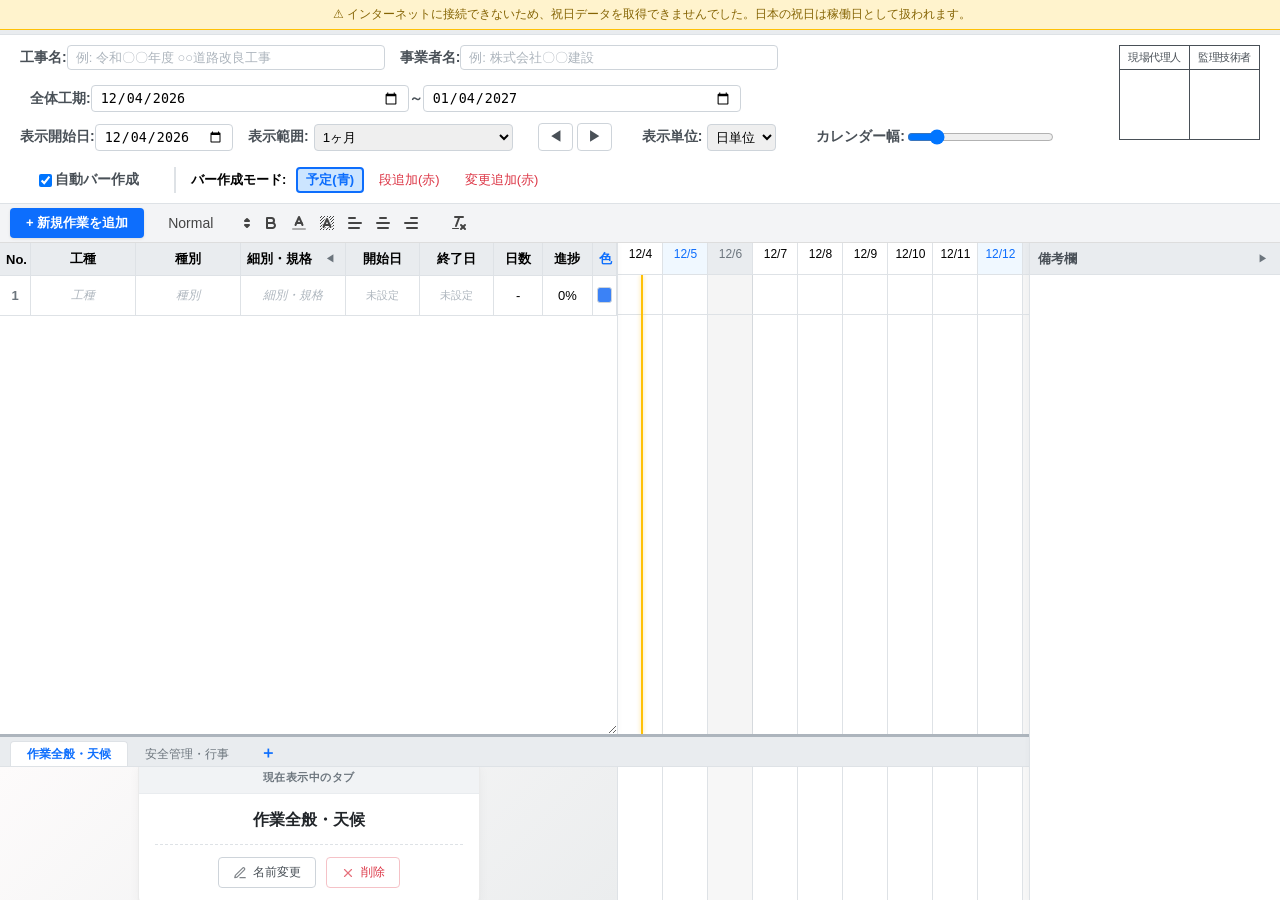
<file: index.html>
<!--
  Civil Schedule Master (CivilGanttApp)
  Copyright (c) 2026 [Your Company Name]
  All rights reserved.
  This software is proprietary and confidential.
-->
<!DOCTYPE html>
<html lang="ja">

<head>
    <meta charset="UTF-8">
    <meta name="viewport" content="width=device-width, initial-scale=1.0">
    <title>Civil Schedule Master</title>
    <link rel="stylesheet" href="style.css?v=3">
    <link rel="stylesheet" href="js/lib/quill/quill.snow.css">
    <link rel="stylesheet" href="print.css" media="print">
    <link rel="icon" href="data:,">
</head>

<body>
    <div class="menubar print-hide">
        <div class="menu-item">ファイル
            <div class="dropdown-content">
                <div onclick="window.handleNewFile()">新規作成...</div>
                <div onclick="window.handleOpenFile()">開く...</div>
                <div onclick="window.handleOverwriteSave()">上書き保存 (Ctrl+S)</div>
                <div onclick="window.handleSaveFile()">名前を付けて保存...</div>

                <div class="menu-separator"></div>
                <div onclick="window.handleExportExcel()">Excelへエクスポート...</div>

                <div class="menu-separator"></div>
                <div onclick="window.openPrintModal()">PDF出力</div>
            </div>
        </div>
        <div class="menu-item">編集
            <div class="dropdown-content">
                <div id="menu-undo" class="disabled" onclick="if(!this.classList.contains('disabled')) window.undo()">
                    元に戻す (Ctrl+Z)</div>
                <div id="menu-redo" class="disabled" onclick="if(!this.classList.contains('disabled')) window.redo()">
                    やり直す (Ctrl+Y)</div>
            </div>
        </div>
        <div class="menu-item">ツール
            <div class="dropdown-content">
                <div id="menu-tool-pointer" onclick="window.setTool('pointer')">✓ 選択・操作</div>
                <div id="menu-tool-text" onclick="window.setTool('text')">　 テキスト追加</div>
            </div>
        </div>
        <div class="menu-item">設定
            <div class="dropdown-content">
                <div onclick="window.openHolidayModal()">休日（非稼働日）設定...</div>
            </div>
        </div>
        <div class="menu-item">ヘルプ
            <div class="dropdown-content">
                <div onclick="window.pywebview.api.open_manual()">操作マニュアルを表示</div>
            </div>
        </div>
    </div>

    <div id="custom-context-menu" class="context-menu">
        <div id="ctx-menu-title" class="ctx-menu-title">
            項目名</div>
        <div id="ctx-menu-actions">
        </div>
    </div>

    <div id="holiday-modal" class="modal-overlay">
        <div class="modal-content">
            <h3>休日（非稼働日）設定</h3>
            <div class="holiday-settings">
                <label><input type="checkbox" id="modal-sun"> 日曜日を非稼働日とする</label>
                <label><input type="checkbox" id="modal-sat"> 土曜日を非稼働日とする</label>
                <label><input type="checkbox" id="modal-national"> 日本の祝日を非稼働日とする</label>
            </div>
            <div class="custom-holidays">
                <h4>特定の非稼働日を追加</h4>
                <div class="custom-holiday-input">
                    <input type="date" id="custom-holiday-input">
                    <button type="button" onclick="window.addCustomHoliday()">追加</button>
                </div>
                <ul id="custom-holiday-list" class="holiday-list"></ul>
            </div>
            <div class="modal-actions">
                <button type="button" class="cancel" onclick="window.closeHolidayModal()">キャンセル</button>
                <button type="button" class="save" onclick="window.saveHolidaySettings()">保存して適用</button>
            </div>
        </div>
    </div>

    <div id="period-modal" class="modal-overlay">
        <div class="modal-content">
            <h3>期間の詳細編集</h3>
            <div class="period-form">
                <label>開始日: <input type="date" id="modal-period-start"></label>
                <label>終了日: <input type="date" id="modal-period-end"></label>
                <label>日数: <input type="number" id="modal-period-days" min="1"></label>
                <div class="hint-text">※開始日・終了日・日数は自動連動します</div>
                <label>進捗(%): <input type="number" id="modal-period-progress" min="0" max="100"></label>
                <label>バーの色: <input type="color" id="modal-period-color"></label>
            </div>
            <div class="modal-actions">
                <button type="button" class="cancel" onclick="window.closePeriodModal()">キャンセル</button>
                <button type="button" class="save" onclick="window.savePeriodModal()">保存して適用</button>
            </div>
        </div>
    </div>

    <div id="text-input-modal" class="modal-overlay">
        <div class="modal-content modal-content-sm">
            <h3 id="text-input-title">タイトル</h3>
            <div class="modal-text-input-container">
                <input type="text" id="text-input-field" class="modal-text-input-field">
            </div>
            <div class="modal-actions">
                <button type="button" class="cancel" onclick="window.closeTextInputModal()">キャンセル</button>
                <button type="button" class="save" onclick="window.saveTextInputModal()">決定</button>
            </div>
        </div>
    </div>

    <div id="confirm-modal" class="modal-overlay">
        <div class="modal-content modal-content-sm">
            <h3 id="confirm-title" class="confirm-title">確認</h3>
            <p id="confirm-message" class="confirm-message">本当に実行しますか？</p>
            <div class="modal-actions">
                <button type="button" class="cancel" onclick="window.closeConfirmModal()">キャンセル</button>
                <button type="button" class="save btn-danger" onclick="window.executeConfirmModal()">実行する</button>
            </div>
        </div>
    </div>

    <div id="print-modal" class="modal-overlay">
        <div class="pdf-modal-content">
            <!-- ヘッダー -->
            <div class="pdf-modal-header">
                <h3>PDF出力</h3>
                <button type="button" class="pdf-modal-close-btn" onclick="window.closePrintModal()">✕</button>
            </div>
            <!-- ボディ -->
            <div class="pdf-modal-body">
                <!-- 設定パネル -->
                <div class="pdf-settings-panel">
                    <div class="pdf-settings-section">
                        <div class="pdf-settings-section-title">出力範囲</div>
                        <label class="pdf-settings-label">開始日
                            <input type="date" id="modal-print-start" class="pdf-settings-input">
                        </label>
                        <label class="pdf-settings-label">終了日
                            <input type="date" id="modal-print-end" class="pdf-settings-input">
                        </label>
                    </div>
                    <div class="pdf-settings-section">
                        <div class="pdf-settings-section-title">ページ設定</div>
                        <label class="pdf-settings-label">用紙サイズ
                            <select id="modal-print-paper" class="pdf-settings-input">
                                <option value="a4-landscape">A4 横</option>
                                <option value="a3-landscape" selected>A3 横</option>
                            </select>
                        </label>
                        <label class="pdf-settings-label">カレンダー幅
                            <div style="display:flex; align-items:center; gap:6px;">
                                <input type="number" id="modal-print-zoom" step="0.1" min="0.1" max="3.0"
                                    class="pdf-settings-input" style="width:70px;">
                                <span style="font-size:11px; color:#6c757d;">(1.0が標準)</span>
                            </div>
                        </label>
                    </div>
                    <div class="pdf-settings-section">
                        <div class="pdf-settings-section-title">出力オプション</div>
                        <label class="pdf-settings-checkbox-label">
                            <input type="checkbox" id="modal-print-show-notes" checked>
                            備考欄を含める
                        </label>
                        <label class="pdf-settings-checkbox-label">
                            <input type="checkbox" id="modal-print-show-daily" checked>
                            日報エリアを含める
                        </label>
                    </div>
                    <div class="pdf-settings-section">
                        <div class="pdf-settings-section-title">ハンコ枠</div>
                        <label class="pdf-settings-checkbox-label">
                            <input type="checkbox" id="modal-print-show-stamp" checked>
                            ハンコ枠を表示する
                        </label>
                        <label class="pdf-settings-label">役職名1
                            <input type="text" id="modal-print-stamp1" class="pdf-settings-input" placeholder="現場代理人"
                                value="現場代理人">
                        </label>
                        <label class="pdf-settings-label">役職名2
                            <input type="text" id="modal-print-stamp2" class="pdf-settings-input" placeholder="監理技術者"
                                value="監理技術者">
                        </label>
                    </div>
                    <!-- ボタン群 -->
                    <div class="pdf-settings-buttons">
                        <button type="button" class="pdf-btn pdf-btn-secondary"
                            onclick="window.updatePdfPreview()">プレビュー更新</button>
                        <button type="button" class="pdf-btn pdf-btn-primary"
                            onclick="window.executePdfSave()">PDF保存</button>
                        <!-- PNG保存はヘッドレスブラウザ方式では一旦非表示（必要なら後日Playwrightで実装可能） -->
                        <!-- <button type="button" class="pdf-btn pdf-btn-secondary" onclick="window.executePngSave()">PNG保存</button> -->
                        <button type="button" class="pdf-btn pdf-btn-cancel"
                            onclick="window.closePrintModal()">キャンセル</button>
                    </div>
                </div>
                <!-- プレビューパネル -->
                <div class="pdf-preview-panel">
                    <div class="pdf-preview-header" id="pdf-preview-page-label">印刷プレビュー(A3/A4) -
                        ここに表示されるレイアウトがそのままPDFになります</div>
                    <div id="pdf-preview-area" style="flex:1; display:flex; flex-direction:column;">
                        <iframe id="pdf-preview-iframe"
                            style="flex:1; width:100%; border:1px solid #ccc; background: white;"
                            title="PDF Preview"></iframe>
                    </div>
                </div>
            </div>
            <!-- ローディングオーバーレイ -->
            <div id="pdf-loading-overlay">
                <div class="pdf-spinner"></div>
                <div class="pdf-loading-text">処理中...</div>
            </div>
        </div>
    </div>

    <div class="top-panel">
        <div class="top-panel-left">
            <div class="project-info">
                <label>工事名: <input type="text" id="project-name" placeholder="例: 令和〇〇年度 ○○道路改良工事"
                        onchange="window.handleProjectInfoChange()"></label>
                <label>事業者名: <input type="text" id="company-name" placeholder="例: 株式会社〇〇建設"
                        onchange="window.handleProjectInfoChange()"></label>
                <label style="margin-left: 10px;">全体工期:
                    <input type="date" id="project-start" onchange="window.handleProjectDateChange()"> ～
                    <input type="date" id="project-end" onchange="window.handleProjectDateChange()">
                </label>
            </div>

            <div class="header-controls print-hide">
                <label>表示開始日:
                    <input type="date" id="display-start-date" onchange="window.handleDisplayStartChange()">
                </label>
                <label>表示範囲:
                    <select id="view-range-selector" onchange="window.handleViewRangeChange()">
                        <option value="custom">全体表示（工期に合わせる）</option>
                        <option value="week">1週間</option>
                        <option value="month">1ヶ月</option>
                        <option value="half-year">半年</option>
                        <option value="year">1年</option>
                    </select>
                </label>

                <div id="display-shift-controls" style="display: flex; gap: 4px; margin-right: 15px;">
                    <button class="shift-btn" onclick="window.shiftDisplay(-1)" title="前の期間へ">◀</button>
                    <button class="shift-btn" onclick="window.shiftDisplay(1)" title="次の期間へ">▶</button>
                </div>

                <label>表示単位:
                    <select id="view-scale-selector" onchange="window.handleViewScaleChange()">
                        <option value="day">日単位</option>
                        <option value="month">月単位</option>
                    </select>
                </label>
                <label style="margin-left: 15px;">カレンダー幅:
                    <input type="range" id="zoom-slider" min="0.5" max="5" step="0.1" value="1"
                        oninput="window.handleZoomChange()" style="vertical-align: middle;">
                </label>
                <label style="margin-left: 15px; cursor: pointer;" title="空白クリック時に自動でバーを作成するかどうかを切り替えます">
                    <input type="checkbox" id="auto-create-bar-cb" onchange="window.handleAutoCreateBarChange()"
                        style="vertical-align: middle;"> 自動バー作成
                </label>
                <div class="mode-btn-container">
                    <span class="mode-btn-label">バー作成モード:</span>
                    <button type="button" class="mode-btn mode-btn-normal active" id="mode-normal"
                        onclick="window.setBarCreationMode('normal')" title="予定（一番上の段）を作成します">予定(青)</button>
                    <button type="button" class="mode-btn mode-btn-danger" id="mode-new-change"
                        onclick="window.setBarCreationMode('new_change')" title="新しく下の段に変更工程を作成します">段追加(赤)</button>
                    <button type="button" class="mode-btn mode-btn-danger" id="mode-current-change"
                        onclick="window.setBarCreationMode('current_change')" title="最新の変更段に期間を作成します">変更追加(赤)</button>
                </div>
            </div>
        </div>
        <div class="stamp-container">
            <div class="stamp-box">
                <div class="stamp-title">現場代理人</div>
                <div class="stamp-title">監理技術者</div>
                <div class="stamp-space"></div>
                <div class="stamp-space"></div>
            </div>
        </div>
    </div>

    <!-- グローバル Quill ツールバー（ドック式・常時表示） -->
    <div id="global-quill-toolbar-container" class="print-hide">
        <div class="toolbar-actions-wrapper">
            <div class="global-actions">
                <button class="add-row-btn-alt" onclick="window.handleAddTask()" title="新しい作業行を末尾に追加します">+ 新規作業を追加</button>
            </div>
            <div id="global-quill-toolbar">
                <!-- GlobalEditorManager によって標準ボタンが自動構築されます -->
            </div>
        </div>
    </div>

    <div class="main-container" style="flex-direction: row;">

        <div style="display: flex; flex-direction: column; flex: 1; overflow: hidden;">

            <div class="gantt-wrapper">
                <div class="left-pane" id="left-pane">
                    <div class="table-container" id="left-container">
                        <table id="task-table">
                            <thead>
                                <tr>
                                    <th>No.</th>
                                    <th>工種</th>
                                    <th>種別</th>
                                    <th>
                                        <div class="table-h-content">
                                            細別・規格
                                            <button id="table-toggle-btn" class="pane-toggle-btn"
                                                onclick="window.toggleTableDetail()" title="詳細列を折りたたむ">◀</button>
                                        </div>
                                    </th>
                                    <th>開始日</th>
                                    <th>終了日</th>
                                    <th>日数</th>
                                    <th>進捗</th>
                                    <th class="print-hide">色</th>
                                </tr>
                            </thead>
                            <tbody id="task-tbody">
                            </tbody>
                        </table>
                    </div>
                </div>

                <div class="right-pane" id="right-container">
                    <div id="calendar-header" class="calendar-header"></div>
                    <div id="chart-area" class="chart-area">
                        <svg id="arrow-layer"></svg>
                    </div>
                </div>
            </div>

            <div class="daily-notes-wrapper">
                <div class="daily-tabs-header print-hide">
                    <div id="daily-tabs-container"></div>
                    <button class="add-tab-btn" onclick="window.addDailyTab()" title="新しい備考タブを追加">＋</button>
                </div>

                <div class="daily-notes-content">
                    <div id="daily-notes-left">
                        <div class="daily-tab-actions">
                            <div class="tab-panel-header print-hide">現在表示中のタブ</div>
                            <div class="tab-panel-content">
                                <span id="current-daily-tab-name" class="tab-panel-name"></span>
                                <div class="tab-panel-buttons print-hide">
                                    <button onclick="window.editCurrentDailyTab()" class="tab-action-btn"
                                        title="タブの名前を変更">
                                        <svg viewBox="0 0 24 24" width="14" height="14" stroke="currentColor"
                                            stroke-width="2" fill="none" stroke-linecap="round" stroke-linejoin="round">
                                            <path d="M12 20h9"></path>
                                            <path d="M16.5 3.5a2.121 2.121 0 0 1 3 3L7 19l-4 1 1-4L16.5 3.5z"></path>
                                        </svg>
                                        名前変更
                                    </button>
                                    <button onclick="window.deleteCurrentDailyTab()"
                                        class="tab-action-btn tab-action-danger" title="このタブを削除">
                                        <svg viewBox="0 0 24 24" width="14" height="14" stroke="currentColor"
                                            stroke-width="2" fill="none" stroke-linecap="round" stroke-linejoin="round">
                                            <line x1="18" y1="6" x2="6" y2="18"></line>
                                            <line x1="6" y1="6" x2="18" y2="18"></line>
                                        </svg>
                                        削除
                                    </button>
                                </div>
                            </div>
                        </div>
                    </div>

                    <div id="daily-notes-right">
                        <div id="daily-notes-grid"></div>
                    </div>
                </div>
            </div>

        </div>

        <div class="notes-pane" id="notes-pane">
            <div class="notes-header">
                <span class="notes-title">備考欄</span>
                <button id="notes-toggle-btn" onclick="window.toggleNotes()" class="print-hide pane-toggle-btn"
                    title="備考欄を折りたたむ">▶</button>
            </div>
            <div id="project-notes-editor-container" class="ql-editor-content"
                style="flex: 1; overflow-y: auto; padding: 5px;"></div>
        </div>

    </div>

    <div id="color-palette-popup">
        <div class="color-swatches-grid" id="color-swatches-grid"></div>
    </div>

    <script src="js/lib/quill/quill.min.js"></script>

    <script src="js/global-editor-manager.js"></script>
    <script src="js/utils.js"></script>
    <script src="js/globals.js"></script>
    <script src="js/events.js"></script>
    <script src="js/render.js"></script>
    <script src="js/notes-editor.js"></script>
    <script src="js/modals.js"></script>
    <script src="js/state-actions.js"></script>
    <script src="js/init.js"></script>
    <script src="js/pdf-export.js?v=2"></script>
</body>

</html>
</file>
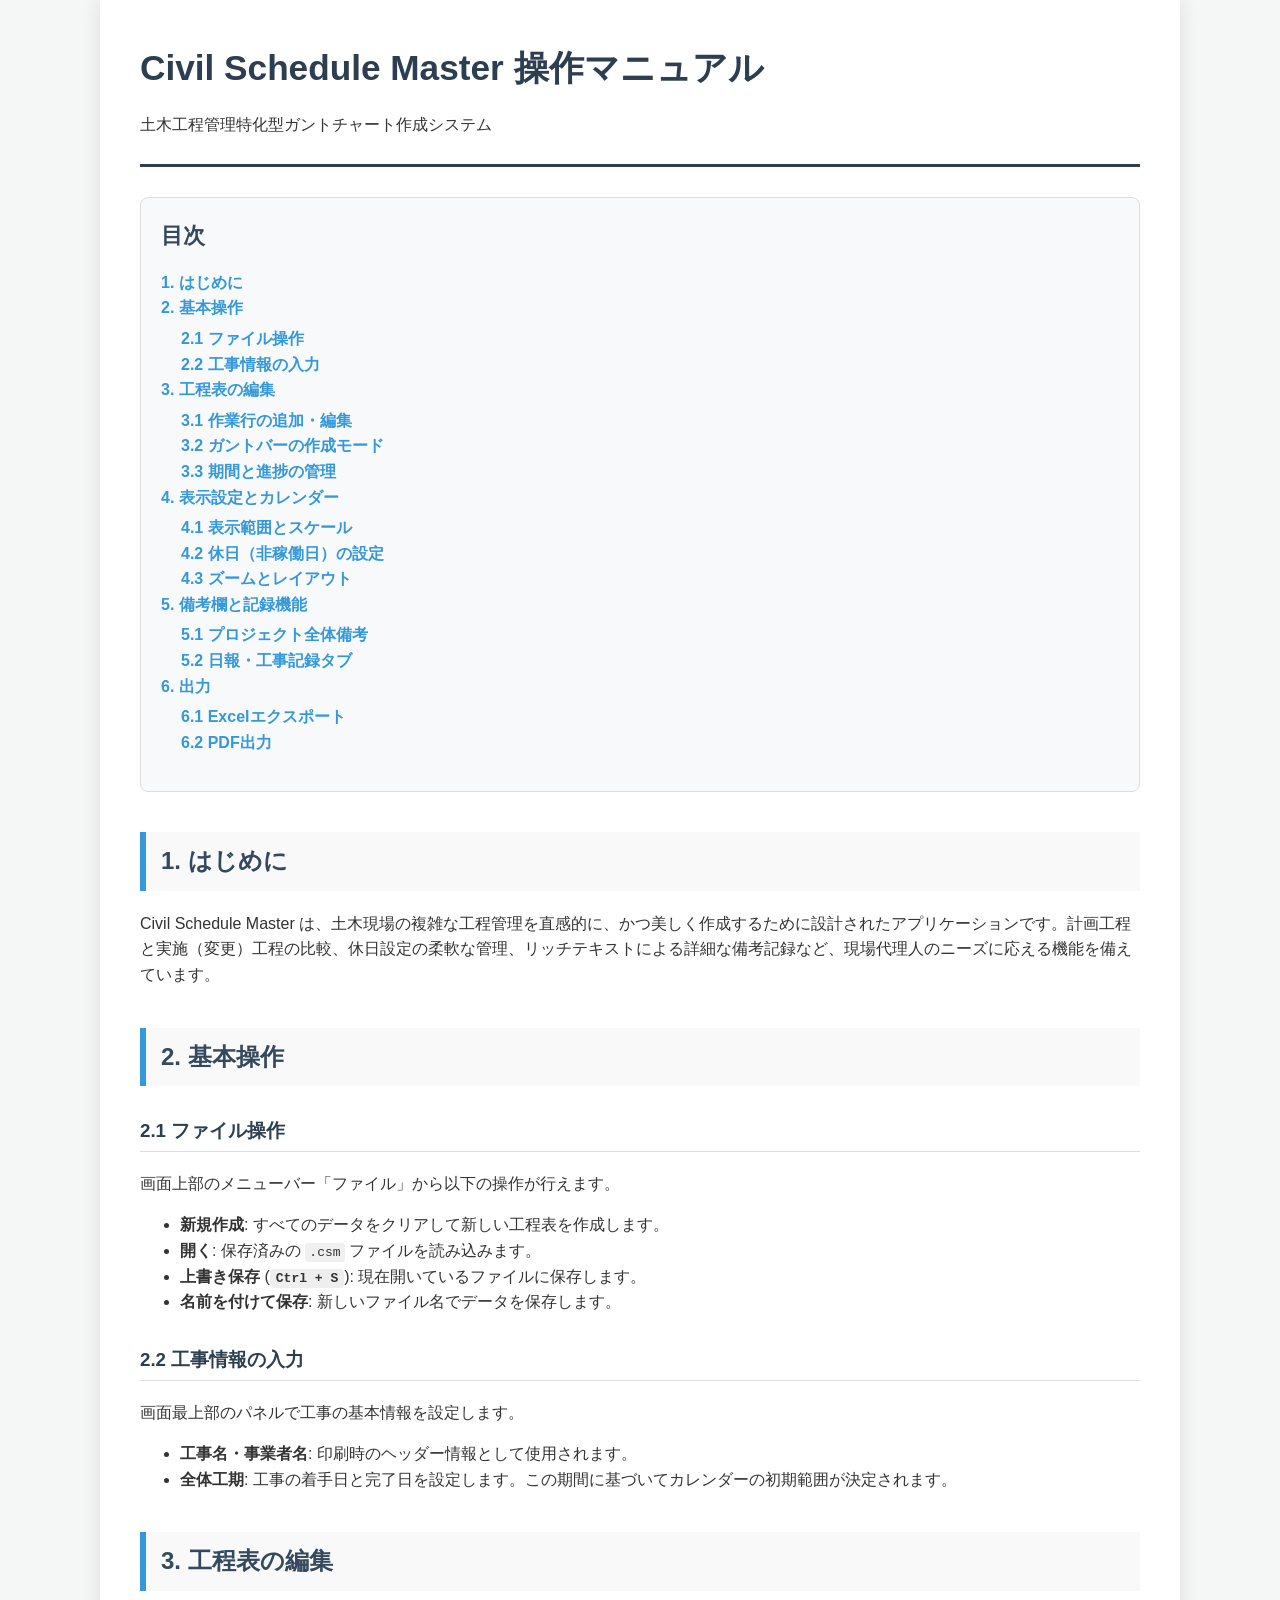
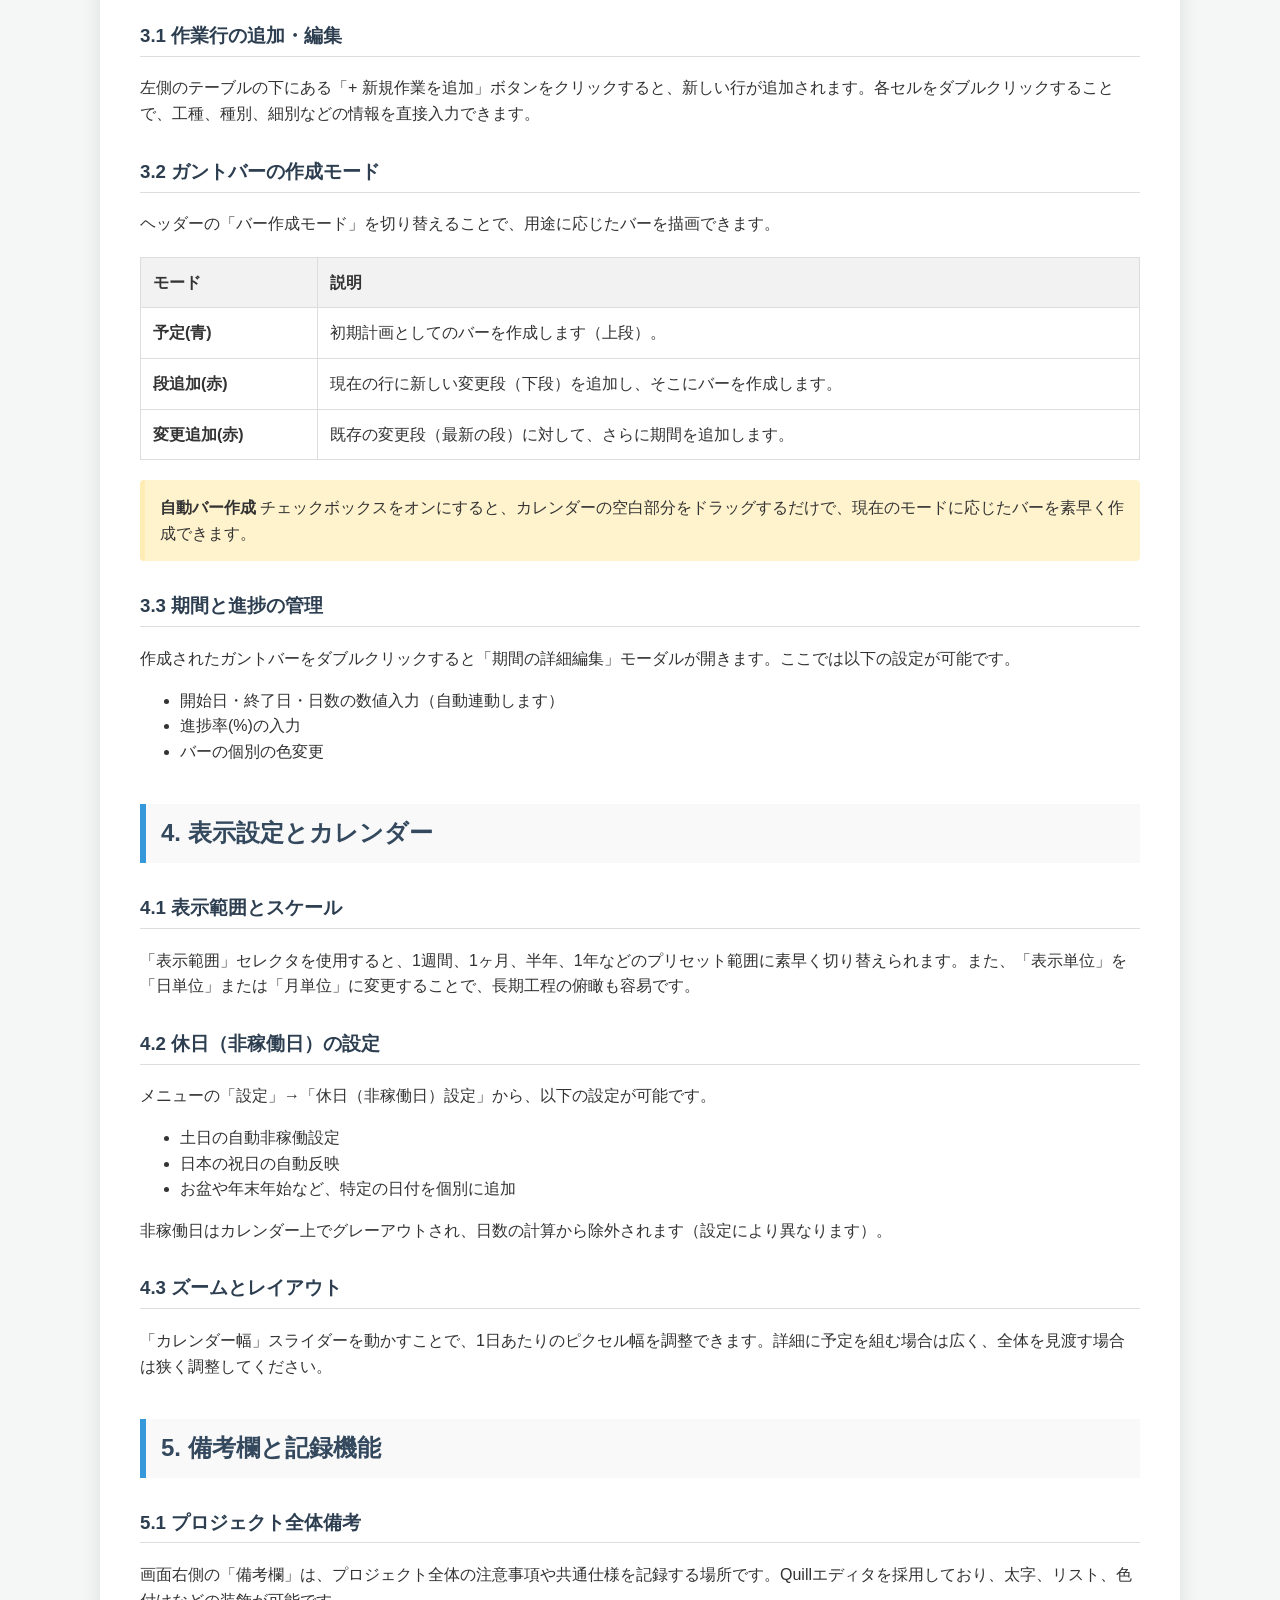
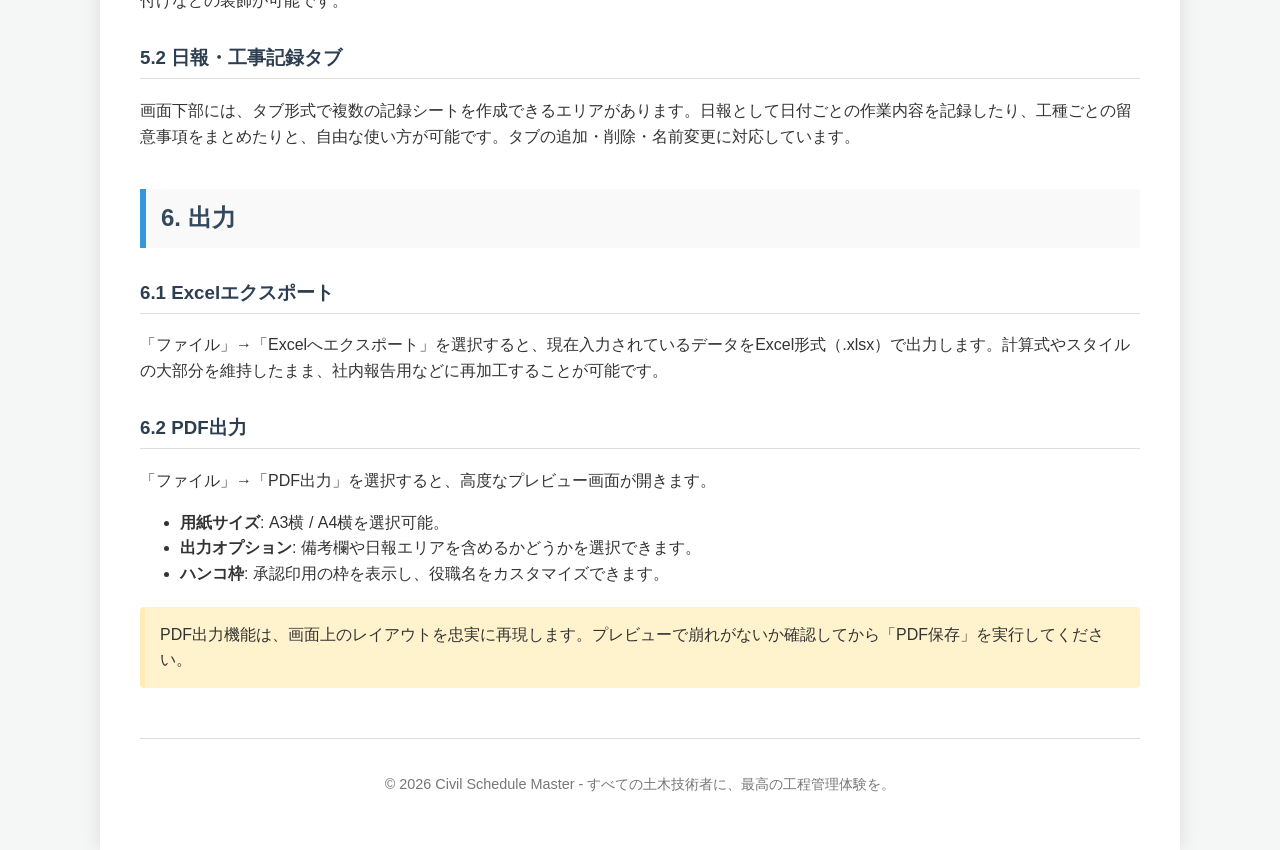
<file: manual.html>
<!DOCTYPE html>
<html lang="ja">

<head>
    <meta charset="UTF-8">
    <meta name="viewport" content="width=device-width, initial-scale=1.0">
    <title>Civil Schedule Master 操作マニュアル</title>
    <style>
        :root {
            --primary-color: #2c3e50;
            --secondary-color: #34495e;
            --accent-color: #3498db;
            --bg-color: #f4f7f6;
            --text-color: #333;
            --border-color: #ddd;
        }

        body {
            font-family: "Helvetica Neue", Arial, "Hiragino Kaku Gothic ProN", "Hiragino Sans", Meiryo, sans-serif;
            line-height: 1.6;
            color: var(--text-color);
            background-color: var(--bg-color);
            margin: 0;
            padding: 0;
        }

        .container {
            max-width: 1000px;
            margin: 0 auto;
            background: #fff;
            padding: 40px;
            box-shadow: 0 0 20px rgba(0, 0, 0, 0.1);
        }

        header {
            border-bottom: 3px solid var(--primary-color);
            margin-bottom: 30px;
            padding-bottom: 10px;
        }

        h1 {
            color: var(--primary-color);
            margin: 0;
            font-size: 2.2em;
        }

        h2 {
            color: var(--secondary-color);
            border-left: 6px solid var(--accent-color);
            padding-left: 15px;
            margin-top: 40px;
            background: #f9f9f9;
            padding-top: 10px;
            padding-bottom: 10px;
        }

        h3 {
            color: var(--primary-color);
            border-bottom: 1px solid var(--border-color);
            padding-bottom: 5px;
            margin-top: 30px;
        }

        .toc {
            background: #f8f9fa;
            border: 1px solid var(--border-color);
            padding: 20px;
            border-radius: 8px;
            margin-bottom: 40px;
        }

        .toc h2 {
            border: none;
            background: none;
            padding: 0;
            margin: 0 0 15px 0;
            font-size: 1.4em;
        }

        .toc ul {
            list-style: none;
            padding-left: 0;
        }

        .toc ul ul {
            padding-left: 20px;
            margin-top: 5px;
        }

        .toc a {
            text-decoration: none;
            color: var(--accent-color);
            font-weight: bold;
        }

        .toc a:hover {
            text-decoration: underline;
        }

        .feature-box {
            border: 1px solid var(--border-color);
            padding: 20px;
            margin-bottom: 20px;
            border-radius: 8px;
        }

        .important {
            background-color: #fff3cd;
            border-left: 5px solid #ffecb5;
            padding: 15px;
            margin: 20px 0;
            border-radius: 4px;
        }

        .shortcut {
            background: #eee;
            padding: 2px 6px;
            border-radius: 4px;
            font-family: monospace;
            font-weight: bold;
        }

        code {
            background: #f0f0f0;
            padding: 2px 4px;
            border-radius: 3px;
        }

        table {
            width: 100%;
            border-collapse: collapse;
            margin: 20px 0;
        }

        th,
        td {
            border: 1px solid var(--border-color);
            padding: 12px;
            text-align: left;
        }

        th {
            background-color: #f2f2f2;
        }

        footer {
            margin-top: 50px;
            text-align: center;
            font-size: 0.9em;
            color: #777;
            border-top: 1px solid var(--border-color);
            padding-top: 20px;
        }

        .img-placeholder {
            background: #eee;
            border: 2px dashed #ccc;
            height: 200px;
            display: flex;
            align-items: center;
            justify-content: center;
            margin: 20px 0;
            color: #999;
        }
    </style>
</head>

<body>
    <div class="container">
        <header>
            <h1>Civil Schedule Master 操作マニュアル</h1>
            <p>土木工程管理特化型ガントチャート作成システム</p>
        </header>

        <section class="toc">
            <h2>目次</h2>
            <ul>
                <li><a href="#intro">1. はじめに</a></li>
                <li><a href="#basic">2. 基本操作</a>
                    <ul>
                        <li><a href="#file-ops">2.1 ファイル操作</a></li>
                        <li><a href="#project-info">2.2 工事情報の入力</a></li>
                    </ul>
                </li>
                <li><a href="#gantt-edit">3. 工程表の編集</a>
                    <ul>
                        <li><a href="#add-row">3.1 作業行の追加・編集</a></li>
                        <li><a href="#bar-creation">3.2 ガントバーの作成モード</a></li>
                        <li><a href="#period-edit">3.3 期間と進捗の管理</a></li>
                    </ul>
                </li>
                <li><a href="#display-settings">4. 表示設定とカレンダー</a>
                    <ul>
                        <li><a href="#view-range">4.1 表示範囲とスケール</a></li>
                        <li><a href="#holiday">4.2 休日（非稼働日）の設定</a></li>
                        <li><a href="#zoom">4.3 ズームとレイアウト</a></li>
                    </ul>
                </li>
                <li><a href="#advanced">5. 備考欄と記録機能</a>
                    <ul>
                        <li><a href="#project-notes">5.1 プロジェクト全体備考</a></li>
                        <li><a href="#daily-notes">5.2 日報・工事記録タブ</a></li>
                    </ul>
                </li>
                <li><a href="#output">6. 出力</a>
                    <ul>
                        <li><a href="#excel-export">6.1 Excelエクスポート</a></li>
                        <li><a href="#pdf-print">6.2 PDF出力</a></li>
                    </ul>
                </li>
            </ul>
        </section>

        <section id="intro">
            <h2>1. はじめに</h2>
            <p>Civil Schedule Master
                は、土木現場の複雑な工程管理を直感的に、かつ美しく作成するために設計されたアプリケーションです。計画工程と実施（変更）工程の比較、休日設定の柔軟な管理、リッチテキストによる詳細な備考記録など、現場代理人のニーズに応える機能を備えています。
            </p>
        </section>

        <section id="basic">
            <h2>2. 基本操作</h2>

            <h3 id="file-ops">2.1 ファイル操作</h3>
            <p>画面上部のメニューバー「ファイル」から以下の操作が行えます。</p>
            <ul>
                <li><strong>新規作成</strong>: すべてのデータをクリアして新しい工程表を作成します。</li>
                <li><strong>開く</strong>: 保存済みの <code>.csm</code> ファイルを読み込みます。</li>
                <li><strong>上書き保存</strong> (<span class="shortcut">Ctrl + S</span>): 現在開いているファイルに保存します。</li>
                <li><strong>名前を付けて保存</strong>: 新しいファイル名でデータを保存します。</li>
            </ul>

            <h3 id="project-info">2.2 工事情報の入力</h3>
            <p>画面最上部のパネルで工事の基本情報を設定します。</p>
            <ul>
                <li><strong>工事名・事業者名</strong>: 印刷時のヘッダー情報として使用されます。</li>
                <li><strong>全体工期</strong>: 工事の着手日と完了日を設定します。この期間に基づいてカレンダーの初期範囲が決定されます。</li>
            </ul>
        </section>

        <section id="gantt-edit">
            <h2>3. 工程表の編集</h2>

            <h3 id="add-row">3.1 作業行の追加・編集</h3>
            <p>左側のテーブルの下にある「+ 新規作業を追加」ボタンをクリックすると、新しい行が追加されます。各セルをダブルクリックすることで、工種、種別、細別などの情報を直接入力できます。</p>

            <h3 id="bar-creation">3.2 ガントバーの作成モード</h3>
            <p>ヘッダーの「バー作成モード」を切り替えることで、用途に応じたバーを描画できます。</p>
            <table>
                <tr>
                    <th>モード</th>
                    <th>説明</th>
                </tr>
                <tr>
                    <td><strong>予定(青)</strong></td>
                    <td>初期計画としてのバーを作成します（上段）。</td>
                </tr>
                <tr>
                    <td><strong>段追加(赤)</strong></td>
                    <td>現在の行に新しい変更段（下段）を追加し、そこにバーを作成します。</td>
                </tr>
                <tr>
                    <td><strong>変更追加(赤)</strong></td>
                    <td>既存の変更段（最新の段）に対して、さらに期間を追加します。</td>
                </tr>
            </table>
            <p class="important"><strong>自動バー作成</strong> チェックボックスをオンにすると、カレンダーの空白部分をドラッグするだけで、現在のモードに応じたバーを素早く作成できます。
            </p>

            <h3 id="period-edit">3.3 期間と進捗の管理</h3>
            <p>作成されたガントバーをダブルクリックすると「期間の詳細編集」モーダルが開きます。ここでは以下の設定が可能です。</p>
            <ul>
                <li>開始日・終了日・日数の数値入力（自動連動します）</li>
                <li>進捗率(%)の入力</li>
                <li>バーの個別の色変更</li>
            </ul>
        </section>

        <section id="display-settings">
            <h2>4. 表示設定とカレンダー</h2>

            <h3 id="view-range">4.1 表示範囲とスケール</h3>
            <p>「表示範囲」セレクタを使用すると、1週間、1ヶ月、半年、1年などのプリセット範囲に素早く切り替えられます。また、「表示単位」を「日単位」または「月単位」に変更することで、長期工程の俯瞰も容易です。</p>

            <h3 id="holiday">4.2 休日（非稼働日）の設定</h3>
            <p>メニューの「設定」→「休日（非稼働日）設定」から、以下の設定が可能です。</p>
            <ul>
                <li>土日の自動非稼働設定</li>
                <li>日本の祝日の自動反映</li>
                <li>お盆や年末年始など、特定の日付を個別に追加</li>
            </ul>
            <p>非稼働日はカレンダー上でグレーアウトされ、日数の計算から除外されます（設定により異なります）。</p>

            <h3 id="zoom">4.3 ズームとレイアウト</h3>
            <p>「カレンダー幅」スライダーを動かすことで、1日あたりのピクセル幅を調整できます。詳細に予定を組む場合は広く、全体を見渡す場合は狭く調整してください。</p>
        </section>

        <section id="advanced">
            <h2>5. 備考欄と記録機能</h2>

            <h3 id="project-notes">5.1 プロジェクト全体備考</h3>
            <p>画面右側の「備考欄」は、プロジェクト全体の注意事項や共通仕様を記録する場所です。Quillエディタを採用しており、太字、リスト、色付けなどの装飾が可能です。</p>

            <h3 id="daily-notes">5.2 日報・工事記録タブ</h3>
            <p>画面下部には、タブ形式で複数の記録シートを作成できるエリアがあります。日報として日付ごとの作業内容を記録したり、工種ごとの留意事項をまとめたりと、自由な使い方が可能です。タブの追加・削除・名前変更に対応しています。
            </p>
        </section>

        <section id="output">
            <h2>6. 出力</h2>

            <h3 id="excel-export">6.1 Excelエクスポート</h3>
            <p>「ファイル」→「Excelへエクスポート」を選択すると、現在入力されているデータをExcel形式（.xlsx）で出力します。計算式やスタイルの大部分を維持したまま、社内報告用などに再加工することが可能です。
            </p>

            <h3 id="pdf-print">6.2 PDF出力</h3>
            <p>「ファイル」→「PDF出力」を選択すると、高度なプレビュー画面が開きます。</p>
            <ul>
                <li><strong>用紙サイズ</strong>: A3横 / A4横を選択可能。</li>
                <li><strong>出力オプション</strong>: 備考欄や日報エリアを含めるかどうかを選択できます。</li>
                <li><strong>ハンコ枠</strong>: 承認印用の枠を表示し、役職名をカスタマイズできます。</li>
            </ul>
            <p class="important">PDF出力機能は、画面上のレイアウトを忠実に再現します。プレビューで崩れがないか確認してから「PDF保存」を実行してください。</p>
        </section>

        <footer>
            <p>&copy; 2026 Civil Schedule Master - すべての土木技術者に、最高の工程管理体験を。</p>
        </footer>
    </div>
</body>

</html>
</file>
<file: style.css>
body {
        font-family: 'Segoe UI', Tahoma, Geneva, Verdana, sans-serif;
        margin: 0;
        height: 100vh;
        display: flex;
        flex-direction: column;
        background-color: #f8f9fa;
    }

    /* -------------------------------------
    ユーティリティ・汎用クラス
    ------------------------------------- */
    .holiday-warning-banner {
        position: fixed;
        top: 0;
        left: 0;
        width: 100%;
        background: #fff3cd;
        color: #856404;
        padding: 6px 12px;
        font-size: 12px;
        z-index: 9999;
        text-align: center;
        border-bottom: 1px solid #ffc107;
        transition: opacity 0.5s ease;
    }

    .toast-notification {
        position: fixed;
        bottom: 30px;
        left: 50%;
        transform: translateX(-50%) translateY(20px);
        background: rgba(40, 40, 40, 0.9);
        color: #ffffff;
        padding: 10px 20px;
        border-radius: 6px;
        font-size: 13px;
        z-index: 9999;
        pointer-events: none;
        opacity: 0;
        transition: opacity 0.3s ease, transform 0.3s ease;
    }

    .toast-notification.show {
        opacity: 1;
        transform: translateX(-50%) translateY(0);
    }

    /* -------------------------------------
    メニューバー・モーダル関連
    ------------------------------------- */
    .menubar {
        background-color: #e9ecef;
        border-bottom: 1px solid #dee2e6;
        padding: 2px 10px;
        display: flex;
        font-size: 13px;
        z-index: 30;
        color: #495057;
    }

    .menu-item {
        position: relative;
        padding: 6px 12px;
        cursor: pointer;
        user-select: none;
        border-radius: 3px;
    }

    .menu-item:hover {
        background-color: #dee2e6;
    }

    .dropdown-content {
        display: none;
        position: absolute;
        top: 100%;
        left: 0;
        background-color: #ffffff;
        min-width: 160px;
        box-shadow: 0 4px 6px rgba(0, 0, 0, 0.1);
        border: 1px solid #ced4da;
        border-radius: 4px;
        z-index: 40;
        padding: 4px 0;
    }

    .dropdown-content div {
        padding: 8px 16px;
        cursor: pointer;
        color: #212529;
    }

    .dropdown-content div:hover:not(.disabled) {
        background-color: #f8f9fa;
    }

    .menu-separator {
        height: 1px;
        background-color: #dee2e6;
        margin: 4px 0;
    }

    .ctx-menu-title {
        font-weight: bold;
        border-bottom: 1px solid #eee;
        padding-bottom: 5px;
        margin-bottom: 5px;
        color: #6c757d;
        font-size: 11px;
    }

    .menu-item:hover .dropdown-content {
        display: block;
    }

    .dropdown-content div.disabled {
        color: #adb5bd;
        cursor: not-allowed;
        background-color: transparent;
    }

    .context-menu {
        display: none;
        position: fixed;
        background: white;
        border: 1px solid #ced4da;
        box-shadow: 0 4px 10px rgba(0, 0, 0, 0.15);
        z-index: 2000;
        padding: 5px 0;
        border-radius: 4px;
        min-width: 160px;
    }

    .context-menu div.menu-action-item {
        padding: 8px 16px;
        cursor: pointer;
        font-size: 13px;
        color: #212529;
    }

    .context-menu div.menu-action-item:hover:not(.disabled) {
        background-color: #f8f9fa;
    }

    .context-menu div.menu-action-item.disabled {
        color: #adb5bd;
        cursor: not-allowed;
    }

    .context-menu .delete-action {
        color: #dc3545;
        font-weight: bold;
    }

    .context-menu .delete-action:hover {
        background-color: #fff1f2;
    }

    .modal-overlay {
        display: none;
        position: fixed;
        top: 0;
        left: 0;
        width: 100%;
        height: 100%;
        background: rgba(0, 0, 0, 0.5);
        z-index: 3000;
        justify-content: center;
        align-items: center;
    }

    .modal-content {
        background: #ffffff;
        padding: 20px;
        border-radius: 8px;
        width: 400px;
        box-shadow: 0 4px 6px rgba(0, 0, 0, 0.1);
        font-size: 14px;
    }

    .modal-content-sm {
        width: 300px;
    }

    .ql-editor-content ul,
    .ql-editor-content ol {
        margin: 0;
        padding-left: 1.2em;
        /* 縦書きの場合、これは上部への字下げとして機能します */
    }

    /* ---------------------------------------------------
       Quill 統合ツールバーとインラインエディタのスタイル
       --------------------------------------------------- */
    
    #global-quill-toolbar-container {
        position: relative;
        z-index: 25;
        background: #f3f4f6;
        border-bottom: 1px solid #ddd;
        padding: 4px 10px;
    }

    .toolbar-actions-wrapper {
        display: flex;
        align-items: center;
        justify-content: flex-start;
        gap: 15px;
        flex-wrap: wrap;
    }
    
    #global-quill-toolbar {
        border: none !important;
        padding: 0 !important;
        background: transparent !important;
        min-width: 300px;
    }

    .global-actions {
        flex-shrink: 0;
        display: flex;
        align-items: center;
    }

    .add-row-btn-alt {
        background: #0d6efd;
        color: white;
        border: none;
        padding: 6px 16px;
        border-radius: 4px;
        cursor: pointer;
        font-size: 13px;
        font-weight: bold;
        transition: background 0.2s;
        white-space: nowrap;
        box-shadow: 0 1px 3px rgba(0,0,0,0.1);
    }

    .add-row-btn-alt:hover {
        background: #0b5ed7;
    }

    .add-row-btn-alt:active {
        transform: translateY(1px);
    }

    /* セルがインラインエディタ化したときのコンテナ枠線除去 */
    .daily-note-cell .ql-container.ql-snow,
    #project-notes-editor-container.ql-container.ql-snow,
    #singleton-quill-editor.ql-container.ql-snow {
        border: none !important;
    }
    
    /* シングルトン枠の余白調整 */
    #singleton-quill-editor .ql-editor {
        padding: 5px;
    }

    /* 縦書きエディタ化した場合のスタイル適用 */
    .vertical-editor .ql-editor {
        writing-mode: vertical-rl;
    }
    
    .modal-content h3 {
        margin-top: 0;
        margin-bottom: 15px;
        color: #343a40;
        border-bottom: 1px solid #dee2e6;
        padding-bottom: 10px;
    }

    .confirm-title {
        color: #dc3545 !important;
        border-bottom: 1px solid #dee2e6;
    }

    .confirm-message {
        margin-bottom: 20px;
    }

    .modal-text-input-container {
        margin-bottom: 15px;
    }

    .modal-text-input-field {
        width: 100%;
        padding: 8px;
        box-sizing: border-box;
        border: 1px solid #ced4da;
        border-radius: 4px;
    }

    .modal-actions {
        margin-top: 20px;
        display: flex;
        justify-content: flex-end;
        gap: 10px;
    }

    .modal-actions button.save {
        background: #0d6efd;
        color: white;
        border: none;
        padding: 6px 15px;
        border-radius: 4px;
        cursor: pointer;
    }

    .modal-actions button.btn-danger {
        background: #dc3545;
    }

    .modal-actions button.save:hover {
        background: #0b5ed7;
    }

    .modal-actions button.btn-danger:hover {
        background: #bb2d3b;
    }

    .modal-actions button.cancel {
        background: #e9ecef;
        color: #495057;
        border: none;
        padding: 6px 15px;
        border-radius: 4px;
        cursor: pointer;
    }

    .modal-actions button.cancel:hover {
        background: #dde2e6;
    }

    /* 休日設定モーダル専用 */
    .holiday-settings label {
        display: block;
        margin-bottom: 8px;
        cursor: pointer;
    }

    .custom-holidays {
        margin-top: 15px;
        border-top: 1px solid #dee2e6;
        padding-top: 15px;
    }

    .custom-holiday-input {
        display: flex;
        gap: 10px;
        margin-bottom: 10px;
    }

    .custom-holiday-input input {
        flex: 1;
        padding: 4px;
        border: 1px solid #ced4da;
        border-radius: 4px;
    }

    .custom-holiday-input button {
        background: #6c757d;
        color: white;
        border: none;
        padding: 4px 10px;
        border-radius: 4px;
        cursor: pointer;
    }

    .holiday-list {
        max-height: 120px;
        overflow-y: auto;
        border: 1px solid #dee2e6;
        padding: 0;
        margin: 0;
        list-style: none;
        border-radius: 4px;
    }

    .holiday-list li {
        display: flex;
        justify-content: space-between;
        padding: 6px 10px;
        border-bottom: 1px solid #f8f9fa;
    }

    .holiday-list li button {
        color: #dc3545;
        background: none;
        border: none;
        cursor: pointer;
        font-weight: bold;
    }

    /* 期間編集モーダル専用 */
    .period-form {
        display: flex;
        flex-direction: column;
        gap: 12px;
    }

    .period-form label {
        display: flex;
        justify-content: space-between;
        align-items: center;
        font-weight: bold;
        color: #495057;
    }

    .period-form input {
        width: 180px;
        padding: 6px;
        border: 1px solid #ced4da;
        border-radius: 4px;
        font-family: inherit;
        font-size: 13px;
    }

    .period-form input[type="color"] {
        padding: 2px;
        height: 32px;
        cursor: pointer;
    }

    .period-form .hint-text {
        font-size: 11px;
        color: #6c757d;
        margin-top: -8px;
        text-align: right;
    }

    /* -------------------------------------
    上部のコントロールパネル
    ------------------------------------- */
    .top-panel {
        background: #ffffff;
        border-bottom: 1px solid #dee2e6;
        box-shadow: 0 2px 4px rgba(0, 0, 0, 0.05);
        z-index: 20;
        display: flex;
        justify-content: space-between;
        align-items: flex-start;
        padding: 10px 20px;
    }

    .top-panel-left {
        display: flex;
        flex-direction: column;
        gap: 10px;
    }

    .project-info,
    .header-controls {
        display: flex;
        align-items: center;
        gap: 15px;
        flex-wrap: wrap;
    }

    .project-info label,
    .header-controls label {
        font-weight: bold;
        color: #495057;
        font-size: 14px;
        display: flex;
        align-items: center;
    }

    .project-info input,
    .header-controls input {
        padding: 4px 8px;
        border: 1px solid #ced4da;
        border-radius: 4px;
    }

    .header-controls select {
        padding: 4px;
        border: 1px solid #ced4da;
        border-radius: 4px;
        margin-right: 10px;
        margin-left: 5px;
    }

    .project-info input {
        width: 300px;
    }

    .shift-btn {
        background: #ffffff;
        border: 1px solid #ced4da;
        padding: 4px 10px;
        border-radius: 4px;
        cursor: pointer;
        color: #495057;
        font-weight: bold;
        transition: all 0.2s;
    }

    .shift-btn:hover {
        background: #e9ecef;
    }

    /* ★追加：描画ツールボタンのデザイン */
    .tool-btn {
        background: #ffffff;
        border: 1px solid #ced4da;
        padding: 4px 10px;
        border-radius: 4px;
        cursor: pointer;
        color: #495057;
        font-size: 13px;
        transition: all 0.2s;
    }

    .tool-btn:hover {
        background: #e9ecef;
    }

    .tool-btn.active {
        background: #0d6efd;
        color: #ffffff;
        border-color: #0d6efd;
        font-weight: bold;
    }

    .stamp-container {
        display: flex;
        align-items: flex-start;
        margin-left: 20px;
    }

    .stamp-box {
        display: grid;
        grid-template-columns: 70px 70px;
        grid-template-rows: auto 70px;
        background-color: #ffffff;
        border-top: 1px solid #495057;
        border-left: 1px solid #495057;
    }

    .stamp-title,
    .stamp-space {
        border-right: 1px solid #495057;
        border-bottom: 1px solid #495057;
        box-sizing: border-box;
    }

    .stamp-title {
        font-size: 11px;
        color: #495057;
        display: flex;
        justify-content: center;
        align-items: center;
        padding: 4px 0;
        letter-spacing: -0.5px;
        white-space: nowrap;
    }

    /* -------------------------------------
    メインレイアウト
    ------------------------------------- */
    .main-container {
        display: flex;
        flex-direction: column;
        flex: 1;
        overflow: hidden;
    }

    .gantt-wrapper {
        display: flex;
        flex: 3;
        overflow: hidden;
    }

    /* 左ペイン：テーブル */
    .left-pane {
        width: 620px;
        /* ★元800pxから大幅にスリム化 */
        min-width: 520px;
        /* ★元600pxから縮小 */
        max-width: 60%;
        /* ★カレンダー領域を確保するため最大幅も制限 */
        resize: horizontal;
        overflow: hidden;
        background: #ffffff;
        border-right: 1px solid #dee2e6;
        display: flex;
        flex-direction: column;
        z-index: 10;
        box-shadow: 2px 0 5px rgba(0, 0, 0, 0.02);
        transition: width 0.2s ease, min-width 0.2s ease;
    }

    .left-pane.collapsed-view {
        width: 350px !important;
        min-width: 300px !important;
        resize: none;
    }

    .left-pane.collapsed-view table th:nth-child(n+5),
    .left-pane.collapsed-view table td.task-start-cell,
    .left-pane.collapsed-view table td.task-end-cell,
    .left-pane.collapsed-view table td.task-days-cell,
    .left-pane.collapsed-view table td.task-progress-cell,
    .left-pane.collapsed-view table td.task-action-cell {
        display: none !important;
    }

    .table-container {
        flex: 1;
        overflow-y: auto;
        overflow-x: auto;
    }

    table {
        width: 100%;
        border-collapse: collapse;
        font-size: 13px;
        table-layout: fixed;
    }

    th:nth-child(1) {
        width: 5%;
        min-width: 35px;
        text-align: center;
    }

    /* No. */
    th:nth-child(2) {
        width: 17%;
        min-width: 70px;
    }

    /* 工種 */
    th:nth-child(3) {
        width: 17%;
        min-width: 70px;
    }

    /* 種別 */
    th:nth-child(4) {
        width: 17%;
        min-width: 70px;
    }

    /* 細別・規格 */
    th:nth-child(5) {
        width: 12%;
        min-width: 60px;
        text-align: center;
    }

    /* 開始日 */
    th:nth-child(6) {
        width: 12%;
        min-width: 60px;
        text-align: center;
    }

    /* 終了日 */
    th:nth-child(7) {
        width: 8%;
        min-width: 40px;
        text-align: center;
    }

    /* 日数 */
    th:nth-child(8) {
        width: 8%;
        min-width: 40px;
        text-align: center;
    }

    /* 進捗 */
    th:nth-child(9) {
        width: 4%;
        min-width: 30px;
        text-align: center;
        color: #0d6efd;
    }

    /* ★追加：列幅変更（ドラッグ）用のハンドルのスタイル */
    .th-resizer {
        position: absolute;
        right: 0;
        top: 0;
        width: 5px;
        height: 100%;
        cursor: col-resize;
        user-select: none;
        z-index: 10;
    }

    .th-resizer:hover,
    .th-resizer.resizing {
        background-color: rgba(13, 110, 253, 0.3);
    }

    th,
    td {
        border-bottom: 1px solid #dee2e6;
        border-right: 1px solid #dee2e6;
        padding: 4px 6px;
        text-align: left;
        vertical-align: top;
    }

    /* セル結合時の見栄えのため、垂直方向を中央揃えに */
    td.task-koshu-cell,
    td.task-shubetsu-cell {
        vertical-align: middle;
    }

    th {
        background-color: #e9ecef;
        position: sticky;
        top: 0;
        z-index: 5;
        height: 32px;
        box-sizing: border-box;
        text-align: center;
        /* ★追加：左右の中央揃え */
        vertical-align: middle;
        /* ★追加：上下の中央揃え */
    }

    td input[type="text"] {
        width: 100%;
        box-sizing: border-box;
        border: 1px solid transparent;
        padding: 4px 2px;
        background: transparent;
        text-align: center;
        /* ★追加：入力欄の文字をデフォルトで中央揃えにする */
    }

    td input[type="text"]:focus {
        border: 1px solid #86b7fe;
        outline: none;
        background: #fff;
    }

    /* 工種/種別/細別 Quillエディタ受け皿 */
    .task-cell-editor-container {
        width: 100%;
        box-sizing: border-box;
        cursor: text;
        display: flex;
        align-items: center;
        justify-content: center;
        word-break: break-word;
        overflow: hidden;
    }

    .task-cell-editor-container .ql-editor {
        padding: 0;
        min-height: 0;
        width: 100%;
        text-align: center;
    }

    .task-cell-editor-container .ql-container {
        width: 100%;
        border: none;
    }

    .task-cell-editor-container:hover {
        background-color: rgba(0, 0, 0, 0.03);
        border-radius: 3px;
    }

    .task-cell-editor-container.empty-cell::before {
        content: attr(data-placeholder);
        color: #adb5bd;
        pointer-events: none;
        font-style: italic;
        font-size: 12px;
    }

    .period-input {
        height: 28px;
        margin-bottom: 4px;
        display: flex;
        align-items: center;
        justify-content: center;
    }

    .period-input:last-child {
        margin-bottom: 0;
    }

    .task-no {
        font-weight: bold;
        color: #6c757d;
    }

    .clickable-text {
        cursor: pointer;
        border-radius: 4px;
        width: 100%;
        text-align: center;
        transition: background-color 0.2s;
        color: #212529;
        padding: 2px 0;
    }

    .clickable-text:hover {
        background-color: #e2e6ea;
        box-shadow: inset 0 0 0 1px #ced4da;
    }

    .empty-text {
        color: #adb5bd;
        font-size: 11px;
    }

    .task-name-container {
        display: flex;
        flex-direction: column;
        gap: 6px;
    }

    .toggle-btn {
        background: none;
        border: none;
        cursor: pointer;
        font-size: 10px;
        padding: 2px 4px;
        color: #6c757d;
        width: 24px;
        display: flex;
        justify-content: center;
        align-items: center;
    }

    .toggle-btn:hover {
        color: #343a40;
        background-color: #e9ecef;
        border-radius: 3px;
    }

    tr.collapsed .sub-period {
        display: none !important;
    }

    .table-h-content {
        display: flex;
        justify-content: space-between;
        align-items: center;
    }

    .pane-toggle-btn {
        background: none;
        border: none;
        cursor: pointer;
        color: #6c757d;
        font-size: 10px;
        padding: 0 4px;
    }

    .pane-toggle-btn:hover {
        color: #343a40;
    }

    .add-period-btn {
        font-size: 11px;
        padding: 2px 4px;
        background: #e9ecef;
        border: 1px solid #ced4da;
        border-radius: 3px;
        cursor: pointer;
        align-self: flex-start;
        color: #495057;
    }

    .add-period-btn:hover {
        background: #dde2e6;
    }

    .del-period-btn {
        border: none;
        background: transparent;
        color: #dc3545;
        cursor: pointer;
        font-size: 16px;
        font-weight: bold;
        padding: 0 4px;
    }

    .del-period-btn:disabled {
        color: #ced4da;
        cursor: not-allowed;
    }

    .add-row-btn {
        width: 100%;
        padding: 8px;
        background: #f8f9fa;
        border: none;
        border-top: 1px solid #dee2e6;
        cursor: pointer;
        color: #495057;
        flex: none; /* flexコンテナ内で伸縮しないように固定 */
    }

    .add-row-btn:hover {
        background: #e2e6ea;
    }

    /* -------------------------------------
    中央ペイン：カレンダー表示
    ------------------------------------- */
    .right-pane {
        flex: 1;
        background: #ffffff;
        overflow-x: auto;
        overflow-y: scroll;
        position: relative;
    }

    .right-pane::-webkit-scrollbar,
    #daily-notes-right::-webkit-scrollbar {
        height: 12px;
    }

    .right-pane::-webkit-scrollbar-track,
    #daily-notes-right::-webkit-scrollbar-track {
        background: #f1f1f1;
    }

    .right-pane::-webkit-scrollbar-thumb,
    #daily-notes-right::-webkit-scrollbar-thumb {
        background: #c1c1c1;
        border-radius: 6px;
    }

    .right-pane::-webkit-scrollbar-thumb:hover,
    #daily-notes-right::-webkit-scrollbar-thumb:hover {
        background: #a8a8a8;
    }

    .calendar-header {
        display: flex;
        white-space: nowrap;
        border-bottom: 1px solid #dee2e6;
        position: sticky;
        top: 0;
        background: white;
        z-index: 5;
        height: 32px;
        box-sizing: border-box;
    }

    .day-cell {
        display: inline-block;
        text-align: center;
        border-right: 1px solid #dee2e6;
        padding: 4px 0;
        font-size: 12px;
        box-sizing: border-box;
        flex-shrink: 0;
        height: 100%;
    }

    .holiday-cell {
        background-color: #e9ecef !important;
        color: #6c757d;
    }

    .national-holiday-cell {
        background-color: #f8d7da !important;
        color: #dc3545;
        font-weight: bold;
    }

    .weekend-sat {
        background-color: #f0f8ff;
        /* AliceBlue */
        color: #0d6efd;
    }

    .weekend-sun {
        background-color: #fff5f5;
        /* Light misty rose */
        color: #dc3545;
    }

    .chart-area {
        position: relative;
        min-height: calc(100% - 32px);
        overflow: hidden;
    }

    #arrow-layer {
        position: absolute;
        top: 0;
        left: 0;
        width: 100%;
        height: 100%;
        pointer-events: none;
        z-index: 10;
    }

    .today-line {
        position: absolute;
        top: 0;
        width: 2px;
        height: 100%;
        background-color: #ffc107;
        z-index: 15;
        pointer-events: none;
        box-shadow: 0 0 4px rgba(255, 193, 7, 0.5);
    }

    .chart-row {
        position: relative;
        border-bottom: 1px solid #dee2e6;
        box-sizing: border-box;
        z-index: 1;
    }

    .task-bar {
        position: absolute;
        height: 22px;
        border-radius: 4px;
        color: white;
        font-size: 11px;
        line-height: 22px;
        padding: 0 6px;
        box-shadow: 0 1px 3px rgba(0, 0, 0, 0.15);
        z-index: 2;
        cursor: grab;
        user-select: none;
        display: flex;
        align-items: center;
        transition: outline 0.1s ease;
    }

    .task-bar:active {
        cursor: grabbing;
    }

    .task-bar.selected {
        outline: 2px solid #dc3545;
        box-shadow: 0 0 8px rgba(220, 53, 69, 0.5);
        z-index: 100;
    }

    #arrow-layer path {
        pointer-events: visibleStroke;
        cursor: pointer;
    }

    #arrow-layer path.selected {
        stroke: #dc3545 !important;
        stroke-width: 4 !important;
    }

    .task-bar-text {
        flex: 1;
        overflow: hidden;
        text-overflow: ellipsis;
        white-space: nowrap;
        pointer-events: none;
        position: relative;
        z-index: 2;
    }

    .resize-handle {
        position: absolute;
        right: 0;
        top: 0;
        width: 8px;
        height: 100%;
        cursor: e-resize;
        background-color: rgba(255, 255, 255, 0.2);
        border-top-right-radius: 4px;
        border-bottom-right-radius: 4px;
        z-index: 10;
    }

    .resize-handle:hover {
        background-color: rgba(255, 255, 255, 0.5);
    }

    .link-handle {
        position: absolute;
        right: 12px;
        top: 50%;
        transform: translateY(-50%);
        width: 12px;
        height: 12px;
        background-color: #ff6b6b;
        border: 2px solid white;
        border-radius: 50%;
        cursor: crosshair;
        z-index: 20;
        display: none;
        box-shadow: 0 1px 3px rgba(0, 0, 0, 0.3);
        box-sizing: border-box;
    }

    .task-bar:hover .link-handle {
        display: block;
    }

    /* -------------------------------------
    右端ペイン：備考欄
    ------------------------------------- */
    .notes-pane {
        width: 250px;
        min-width: 150px;
        background: #ffffff;
        border-left: 1px solid #dee2e6;
        display: flex;
        flex-direction: column;
        box-shadow: -2px 0 5px rgba(0, 0, 0, 0.02);
        transition: width 0.2s ease, min-width 0.2s ease;
        z-index: 10;
        /* A3横の高さ制限の基準（ヘッダー等を除いた安全圏） */
        max-height: 880px; 
        overflow: hidden;
    }

    .notes-pane.collapsed {
        width: 32px !important;
        min-width: 32px !important;
    }

    .notes-pane.collapsed .notes-title,
    .notes-pane.collapsed #project-notes {
        display: none;
    }

    .notes-header {
        height: 32px;
        background-color: #e9ecef;
        border-bottom: 1px solid #dee2e6;
        display: flex;
        justify-content: space-between;
        align-items: center;
        padding: 0 8px;
        box-sizing: border-box;
        font-size: 13px;
        font-weight: bold;
        color: #495057;
        white-space: nowrap;
    }

    #project-notes,
    .project-notes-editor {
        flex: 1;
        border: none;
        resize: none;
        padding: 10px;
        font-family: inherit;
        font-size: 13px;
        outline: none;
        color: #212529;
        background: transparent;
    }

    /* -------------------------------------
    下部：日別備考エリア
    ------------------------------------- */
    .daily-notes-wrapper {
        display: flex;
        flex-direction: column;
        flex: 1;
        min-height: 120px;
        max-height: min(30vh, 250px);
        background: #ffffff;
        border-top: 3px solid #adb5bd;
    }

    .daily-tabs-header {
        display: flex;
        background: #e9ecef;
        border-bottom: 1px solid #dee2e6;
        padding: 4px 10px 0 10px;
        gap: 4px;
    }

    #daily-tabs-container {
        display: flex;
        overflow-x: auto;
        scrollbar-width: none;
    }

    #daily-tabs-container::-webkit-scrollbar {
        display: none;
    }

    .daily-tab-btn {
        padding: 4px 16px;
        border: 1px solid transparent;
        border-bottom: none;
        background: transparent;
        cursor: pointer;
        font-size: 12px;
        color: #6c757d;
        border-radius: 4px 4px 0 0;
        margin-bottom: -1px;
        white-space: nowrap;
        transition: all 0.2s;
    }

    .daily-tab-btn:hover {
        background-color: #dee2e6;
        color: #495057;
    }

    .daily-tab-btn.active {
        background-color: #ffffff;
        border-color: #dee2e6;
        color: #0d6efd;
        font-weight: bold;
    }

    .add-tab-btn {
        border: none;
        background: transparent;
        cursor: pointer;
        padding: 0 10px;
        font-weight: bold;
        color: #0d6efd;
        font-size: 16px;
    }

    .daily-notes-content {
        display: flex;
        flex: 1;
        overflow: hidden;
    }

    #daily-notes-left {
        width: 800px;
        border-right: 1px solid #dee2e6;
        background: linear-gradient(135deg, #fdfbfb 0%, #ebedee 100%);
        display: flex;
        align-items: center;
        justify-content: center;
        color: #495057;
        position: relative;
    }

    .daily-tab-actions {
        background: #ffffff;
        border: 1px solid rgba(0,0,0,0.08);
        border-radius: 8px;
        box-shadow: 0 4px 12px rgba(0, 0, 0, 0.04), 0 1px 2px rgba(0, 0, 0, 0.02);
        width: 80%;
        max-width: 340px;
        overflow: hidden;
        display: flex;
        flex-direction: column;
    }

    .tab-panel-header {
        background: #f1f3f5;
        padding: 8px 12px;
        font-size: 11px;
        font-weight: bold;
        color: #6c757d;
        border-bottom: 1px solid #e9ecef;
        text-align: center;
        letter-spacing: 0.5px;
    }

    .tab-panel-content {
        padding: 16px;
        display: flex;
        flex-direction: column;
        align-items: center;
        gap: 12px;
    }

    .tab-panel-name {
        font-size: 16px;
        font-weight: 700;
        color: #212529;
        text-align: center;
        width: 100%;
        padding-bottom: 10px;
        border-bottom: 1px dashed #dee2e6;
        word-break: break-all;
        min-height: 24px;
    }

    .tab-panel-buttons {
        display: flex;
        gap: 10px;
        width: 100%;
        justify-content: center;
    }

    .tab-action-btn {
        display: flex;
        align-items: center;
        gap: 6px;
        padding: 6px 14px;
        border: 1px solid #ced4da;
        background: #ffffff;
        border-radius: 4px;
        cursor: pointer;
        font-size: 12px;
        color: #495057;
        font-weight: 500;
        transition: all 0.2s ease;
    }

    .tab-action-btn:hover {
        background: #f8f9fa;
        border-color: #adb5bd;
        color: #212529;
    }

    .tab-action-btn svg {
        opacity: 0.7;
    }

    .tab-action-danger {
        color: #dc3545;
        border-color: #f5c2c7;
    }

    .tab-action-danger:hover {
        background: #fff5f5;
        border-color: #dc3545;
        color: #dc3545;
    }

    .tab-action-danger svg {
        color: #dc3545;
    }

    .icon-btn {
        border: none;
        background: transparent;
        cursor: pointer;
        font-size: 14px;
    }

    .icon-btn-danger {
        color: #dc3545;
    }

    #daily-notes-right {
        flex: 1;
        overflow-x: auto;
        overflow-y: scroll;
        display: flex;
    }

    #daily-notes-grid {
        display: flex;
        height: 100%;
    }

    .daily-note-cell {
        border-right: 1px solid #dee2e6;
        box-sizing: border-box;
        height: 100%;
    }

    .daily-note-cell--selecting {
        background-color: rgba(13, 110, 253, 0.15) !important;
        outline: 2px solid #0d6efd;
        outline-offset: -2px;
        cursor: col-resize;
    }

    .daily-note-cell--merged {
        border-left: 2px solid #0d6efd;
        border-right: 2px solid #0d6efd;
        background-color: rgba(13, 110, 253, 0.04);
        position: relative;
    }

    .daily-note-cell--merged::after {
        content: '⊞';
        position: absolute;
        top: 2px;
        right: 3px;
        font-size: 9px;
        color: #0d6efd;
        opacity: 0.6;
        pointer-events: none;
    }

    .daily-note-cell textarea {
        width: 100%;
        height: 100%;
        border: none;
        resize: none;
        padding: 6px;
        box-sizing: border-box;
        font-size: 11px;
        font-family: inherit;
        background: transparent;
        outline: none;
    }

    .daily-note-cell textarea:focus {
        background: #ffffff;
        box-shadow: inset 0 0 0 1px #86b7fe;
    }

    /* ★修正：カレンダー上のテキストボックス（書式・リサイズ対応） */
    .chart-text-box {
        position: absolute;
        z-index: 20;
        padding: 4px 6px;
        cursor: move;
        user-select: none;
        box-sizing: border-box;
        box-shadow: 0 1px 3px rgba(0, 0, 0, 0.1);

        /* 大きさ変更（リサイズ）と折り返しの設定 */
        resize: both;
        overflow: hidden;
        white-space: pre-wrap;
        word-wrap: break-word;
        min-width: 40px;
        min-height: 25px;
    }

    .chart-text-box:hover {
        outline: 2px solid #0d6efd;
        /* hover時の青枠をborderからoutlineに変更 */
        z-index: 21;
    }

    /* ★追加：書式ツールバーと選択状態のデザイン */
    .format-toolbar {
        display: flex;
        gap: 4px;
        align-items: center;
        margin-top: 10px;
        background: #f8f9fa;
        padding: 4px 10px;
        border: 1px solid #ced4da;
        border-radius: 4px;
        transition: opacity 0.2s;
    }

    .text-only-formats {
        display: flex;
        gap: 4px;
        align-items: center;
        opacity: 0.5;
        pointer-events: none;
        transition: opacity 0.2s;
    }

    .format-toolbar input,
    .format-toolbar select {
        padding: 2px 4px;
        border: 1px solid #ced4da;
        border-radius: 3px;
        font-size: 13px;
        height: 24px;
        box-sizing: border-box;
    }

    .format-toolbar input[type="color"] {
        padding: 0;
        width: 28px;
        cursor: pointer;
    }

    .mode-btn-container {
        display: inline-flex;
        align-items: center;
        gap: 5px;
        margin-left: 20px;
        border-left: 2px solid #dee2e6;
        padding-left: 15px;
    }

    .mode-btn-label {
        font-size: 13px;
        margin-right: 5px;
        font-weight: bold;
        white-space: nowrap;
    }

    button.mode-btn {
        width: auto;
        padding: 2px 8px;
        border-radius: 4px;
        white-space: nowrap;
        cursor: pointer;
        background: transparent;
        border: 2px solid transparent;
        font-size: 13px;
    }

    button.mode-btn-normal {
        color: #0d6efd;
    }

    button.mode-btn-danger {
        color: #dc3545;
    }

    button.mode-btn.active.mode-btn-normal {
        border-color: #0d6efd !important;
        background-color: #cce5ff !important;
        font-weight: bold !important;
    }

    button.mode-btn.active.mode-btn-danger {
        border-color: #dc3545 !important;
        background-color: #f8d7da !important;
        font-weight: bold !important;
    }

    .format-toolbar input[type="number"] {
        width: 45px;
    }

    .toolbar-label {
        font-size: 13px;
        color: #6c757d;
        font-weight: bold;
        margin-right: 4px;
    }

    .toolbar-divider {
        width: 1px;
        height: 18px;
        background-color: #ced4da;
        margin: 0 4px;
    }

    .format-btn {
        background: transparent;
        border: 1px solid transparent;
        padding: 0 6px;
        height: 24px;
        border-radius: 3px;
        cursor: pointer;
        color: #495057;
    }

    .format-btn:hover {
        background: #e9ecef;
    }

    .format-btn.active {
        background: #cfe2ff;
        border-color: #9ec5fe;
        color: #084298;
        font-weight: bold;
        /* Added for precedence */
    }

    .clear-bg-btn {
        position: absolute;
        right: -8px;
        top: -8px;
        background: white;
        border: 1px solid #ced4da;
        font-size: 10px;
        width: 16px;
        height: 16px;
        min-width: auto;
        padding: 0;
        border-radius: 50%;
        color: #dc3545;
    }

    .clear-bg-btn:hover {
        background: #f8d7da;
    }

    /* カラーパレット */
    .color-input-group {
        display: flex;
        align-items: center;
        position: relative;
    }

    .color-palette-trigger {
        display: flex;
        align-items: center;
        gap: 2px;
        height: 24px;
        padding: 2px 3px;
        background: white;
        border: 1px solid #ced4da;
        border-right: none;
        border-radius: 3px 0 0 3px;
        cursor: pointer;
        font-size: 9px;
        color: #6c757d;
    }

    .color-palette-trigger:hover {
        background: #e2e6ea;
    }

    .color-input-group>input[type="color"] {
        border-radius: 0 3px 3px 0;
    }

    .color-preview-swatch {
        display: inline-block;
        width: 13px;
        height: 13px;
        border: 1px solid rgba(0, 0, 0, 0.25);
        border-radius: 2px;
        flex-shrink: 0;
    }

    #color-palette-popup {
        display: none;
        position: fixed;
        z-index: 9999;
        background: white;
        border: 1px solid #ced4da;
        border-radius: 6px;
        padding: 8px;
        box-shadow: 0 4px 14px rgba(0, 0, 0, 0.18);
    }

    .color-swatches-grid {
        display: grid;
        grid-template-columns: repeat(5, 1fr);
        gap: 5px;
    }

    .color-swatch {
        width: 24px;
        height: 24px;
        border-radius: 3px;
        border: 1px solid rgba(0, 0, 0, 0.18);
        cursor: pointer;
        padding: 0;
        transition: transform 0.1s;
    }

    .color-swatch:hover {
        transform: scale(1.2);
        border-color: rgba(0, 0, 0, 0.5);
        z-index: 1;
        position: relative;
    }

    .color-swatch.transparent-swatch {
        background-image: linear-gradient(45deg, #ccc 25%, transparent 25%),
            linear-gradient(-45deg, #ccc 25%, transparent 25%),
            linear-gradient(45deg, transparent 75%, #ccc 75%),
            linear-gradient(-45deg, transparent 75%, #ccc 75%);
        background-size: 8px 8px;
        background-position: 0 0, 0 4px, 4px -4px, -4px 0px;
        background-color: white;
    }

    .toolbar-label {
        font-size: 13px;
        color: #6c757d;
        font-weight: bold;
        margin-right: 4px;
    }

    .toolbar-divider {
        width: 1px;
        height: 18px;
        background-color: #ced4da;
        margin: 0 4px;
    }

    .format-btn {
        background: transparent;
        border: 1px solid transparent;
        padding: 0 6px;
        height: 24px;
        border-radius: 3px;
        cursor: pointer;
        color: #495057;
        font-size: 14px;
        display: flex;
        align-items: center;
        justify-content: center;
        min-width: 24px;
    }

    .format-btn:hover {
        background: #e2e6ea;
    }

    .format-toolbar .format-btn.active,
    .format-btn.active {
        background: #cfe2ff !important;
        border-color: #9ec5fe !important;
        color: #084298 !important;
    }

    .clear-bg-btn {
        position: absolute;
        right: -8px;
        top: -8px;
        background: white;
        border: 1px solid #ced4da;
        font-size: 10px;
        width: 16px;
        height: 16px;
        min-width: auto;
        padding: 0;
        border-radius: 50%;
        color: #dc3545;
    }

    .clear-bg-btn:hover {
        background: #f8d7da;
    }

    /* カラーパレット */
    .color-input-group {
        display: flex;
        align-items: center;
        position: relative;
    }

    .color-palette-trigger {
        display: flex;
        align-items: center;
        gap: 2px;
        height: 24px;
        padding: 2px 3px;
        background: white;
        border: 1px solid #ced4da;
        border-right: none;
        border-radius: 3px 0 0 3px;
        cursor: pointer;
        font-size: 9px;
        color: #6c757d;
    }

    .color-palette-trigger:hover {
        background: #e2e6ea;
    }

    .color-input-group>input[type="color"] {
        border-radius: 0 3px 3px 0;
    }

    .color-preview-swatch {
        display: inline-block;
        width: 13px;
        height: 13px;
        border: 1px solid rgba(0, 0, 0, 0.25);
        border-radius: 2px;
        flex-shrink: 0;
    }

    #color-palette-popup {
        display: none;
        position: fixed;
        z-index: 9999;
        background: white;
        border: 1px solid #ced4da;
        border-radius: 6px;
        padding: 8px;
        box-shadow: 0 4px 14px rgba(0, 0, 0, 0.18);
    }

    .color-swatches-grid {
        display: grid;
        grid-template-columns: repeat(5, 1fr);
        gap: 5px;
    }

    .color-swatch {
        width: 24px;
        height: 24px;
        border-radius: 3px;
        border: 1px solid rgba(0, 0, 0, 0.18);
        cursor: pointer;
        padding: 0;
        transition: transform 0.1s;
    }

    .color-swatch:hover {
        transform: scale(1.2);
        border-color: rgba(0, 0, 0, 0.5);
        z-index: 1;
        position: relative;
    }

    .color-swatch.transparent-swatch {
        background-image: linear-gradient(45deg, #ccc 25%, transparent 25%),
            linear-gradient(-45deg, #ccc 25%, transparent 25%),
            linear-gradient(45deg, transparent 75%, #ccc 75%),
            linear-gradient(-45deg, transparent 75%, #ccc 75%);
        background-size: 8px 8px;
        background-position: 0 0, 0 4px, 4px -4px, -4px 0px;
        background-color: white;
    }

    .chart-text-box.selected {
        outline: 2px solid #0d6efd;
        z-index: 25;
    }

    /* ★修正：ユーザーが入力する項目のみにフォントを適用 */
    :root {
        --global-font-family: 'Segoe UI', Tahoma, Geneva, Verdana, sans-serif;
        --global-font-size: 13px;
    }

    /* 工事名、会社名、表の入力欄、日付・進捗の文字、備考欄、日別備考の入力欄 */
    #project-name,
    #company-name,
    #task-tbody input[type="text"],
    .clickable-text,
    #project-notes,
    .daily-note-cell textarea {
        font-family: var(--global-font-family);
        font-size: var(--global-font-size);
    }

    /* 工程のバーの文字（全体のサイズに比例して少し小さくする） */
    .task-bar {
        font-family: var(--global-font-family) !important;
        font-size: calc(var(--global-font-size) - 2px) !important;
    }

    /* ★追加：例文（プレースホルダー）にはフォント設定を適用せず、常に薄いグレーの標準フォントにする */
    input::placeholder,
    textarea::placeholder {
        color: #adb5bd !important;
        font-weight: normal !important;
        font-size: 13px !important;
        font-family: 'Segoe UI', Tahoma, Geneva, Verdana, sans-serif !important;
        font-style: normal !important;
        background-color: transparent !important;
    }

    /* ★修正：中身が増えた時に自動で広がるように !important を外す */
    .task-row td {
        height: 40px;
        box-sizing: border-box;
        vertical-align: middle;
    }

/* ============================================================
   PDF・画像出力機能用スタイル
   ============================================================ */

/* ---- キャプチャモード（html2canvas 用） ---- */
body.print-capture-mode { overflow: visible !important; }
body.print-capture-mode .main-container { overflow: visible !important; width: max-content; height: auto !important; }
body.print-capture-mode .gantt-wrapper { overflow: visible !important; }
body.print-capture-mode .left-pane { overflow: visible !important; box-shadow: none; }
body.print-capture-mode .right-pane { overflow: visible !important; flex: none; }
body.print-capture-mode .calendar-header { position: static !important; }
body.print-capture-mode .daily-notes-wrapper { overflow: visible !important; height: auto; }
body.print-capture-mode .daily-notes-content { overflow: visible !important; height: auto !important; }
body.print-capture-mode #daily-notes-right { overflow: visible !important; height: auto !important; }
body.print-capture-mode #daily-notes-grid { height: auto !important; }
body.print-capture-mode .menubar,
body.print-capture-mode .add-row-btn,
body.print-capture-mode .add-period-btn,
body.print-capture-mode .del-period-btn,
body.print-capture-mode .toggle-btn,
body.print-capture-mode .resize-handle,
body.print-capture-mode .link-handle { display: none !important; }
body.print-capture-mode .modal-overlay,
body.print-capture-mode #color-palette-popup,
body.print-capture-mode .context-menu,
body.print-capture-mode .print-hide { display: none !important; }

/* ---- PDF出力モーダル ---- */
.pdf-modal-content {
    background: #fff;
    border-radius: 8px;
    width: 85vw;
    height: 90vh;
    display: flex;
    flex-direction: column;
    overflow: hidden;
    position: relative;
    box-shadow: 0 8px 32px rgba(0,0,0,0.25);
}

.pdf-modal-header {
    display: flex;
    align-items: center;
    justify-content: space-between;
    padding: 12px 20px;
    border-bottom: 1px solid #dee2e6;
    flex-shrink: 0;
}

.pdf-modal-header h3 {
    margin: 0;
    font-size: 16px;
    color: #343a40;
}

.pdf-modal-close-btn {
    background: none;
    border: none;
    font-size: 18px;
    cursor: pointer;
    color: #6c757d;
    padding: 4px 8px;
    border-radius: 4px;
    line-height: 1;
}
.pdf-modal-close-btn:hover { background: #f8f9fa; color: #343a40; }

.pdf-modal-body {
    display: flex;
    flex-direction: row;
    flex: 1;
    overflow: hidden;
}

/* ---- 設定パネル ---- */
.pdf-settings-panel {
    width: 280px;
    flex-shrink: 0;
    overflow-y: auto;
    padding: 15px;
    border-right: 1px solid #dee2e6;
    background: #f8f9fa;
    display: flex;
    flex-direction: column;
    gap: 4px;
}

.pdf-settings-section {
    background: #fff;
    border: 1px solid #e9ecef;
    border-radius: 6px;
    padding: 10px 12px;
    margin-bottom: 8px;
}

.pdf-settings-section-title {
    font-size: 11px;
    font-weight: bold;
    color: #6c757d;
    text-transform: uppercase;
    letter-spacing: 0.05em;
    margin-bottom: 8px;
}

.pdf-settings-label {
    display: flex;
    flex-direction: column;
    gap: 3px;
    font-size: 12px;
    color: #495057;
    margin-bottom: 8px;
}

.pdf-settings-label:last-child { margin-bottom: 0; }

.pdf-settings-input {
    padding: 5px 8px;
    border: 1px solid #ced4da;
    border-radius: 4px;
    font-size: 13px;
    width: 100%;
    box-sizing: border-box;
}

.pdf-settings-checkbox-label {
    display: flex;
    align-items: center;
    gap: 8px;
    font-size: 13px;
    color: #495057;
    margin-bottom: 6px;
    cursor: pointer;
}

.pdf-settings-buttons {
    display: flex;
    flex-direction: column;
    gap: 6px;
    margin-top: auto;
    padding-top: 8px;
}

.pdf-btn {
    padding: 8px 14px;
    border-radius: 5px;
    border: none;
    font-size: 13px;
    cursor: pointer;
    font-weight: 500;
    transition: background 0.15s;
}

.pdf-btn-primary { background: #0d6efd; color: #fff; }
.pdf-btn-primary:hover { background: #0a58ca; }
.pdf-btn-secondary { background: #6c757d; color: #fff; }
.pdf-btn-secondary:hover { background: #5a6268; }
.pdf-btn-cancel { background: #e9ecef; color: #343a40; }
.pdf-btn-cancel:hover { background: #dee2e6; }

/* ---- プレビューパネル ---- */
.pdf-preview-panel {
    flex: 1;
    display: flex;
    flex-direction: column;
    background: #e9ecef;
    overflow: hidden;
}

.pdf-preview-header {
    padding: 8px 16px;
    font-size: 13px;
    color: #495057;
    background: #fff;
    border-bottom: 1px solid #dee2e6;
    flex-shrink: 0;
    text-align: center;
}

#pdf-preview-area {
    flex: 1;
    overflow: auto;
    display: flex;
    align-items: flex-start;
    justify-content: center;
    padding: 16px;
}

#pdf-preview-area canvas {
    box-shadow: 0 2px 12px rgba(0,0,0,0.2);
    max-width: 100%;
    display: block;
}

.pdf-preview-placeholder {
    color: #adb5bd;
    font-size: 14px;
    margin: auto;
    text-align: center;
    padding-top: 40px;
}

.pdf-preview-footer {
    padding: 8px 16px;
    background: #fff;
    border-top: 1px solid #dee2e6;
    display: flex;
    justify-content: center;
    gap: 12px;
    flex-shrink: 0;
}

.pdf-nav-btn {
    padding: 6px 16px;
    border: 1px solid #ced4da;
    border-radius: 4px;
    background: #fff;
    cursor: pointer;
    font-size: 13px;
    color: #495057;
}
.pdf-nav-btn:hover { background: #f8f9fa; }

/* ---- ローディングオーバーレイ ---- */
#pdf-loading-overlay {
    position: absolute;
    inset: 0;
    background: rgba(255,255,255,0.85);
    display: none;
    flex-direction: column;
    align-items: center;
    justify-content: center;
    z-index: 100;
    border-radius: 8px;
}

#pdf-loading-overlay.visible {
    display: flex;
}

.pdf-spinner {
    width: 40px;
    height: 40px;
    border: 4px solid #e9ecef;
    border-top-color: #0d6efd;
    border-radius: 50%;
    animation: pdf-spin 0.8s linear infinite;
    margin-bottom: 12px;
}

.pdf-loading-text {
    font-size: 14px;
    color: #495057;
}

@keyframes pdf-spin {
    to { transform: rotate(360deg); }
}
</file>
<file: js/lib/quill/quill.snow.css>
/*!
 * Quill Editor v1.3.6
 * https://quilljs.com/
 * Copyright (c) 2014, Jason Chen
 * Copyright (c) 2013, salesforce.com
 */
.ql-container {
  box-sizing: border-box;
  font-family: Helvetica, Arial, sans-serif;
  font-size: 13px;
  height: 100%;
  margin: 0px;
  position: relative;
}
.ql-container.ql-disabled .ql-tooltip {
  visibility: hidden;
}
.ql-container.ql-disabled .ql-editor ul[data-checked] > li::before {
  pointer-events: none;
}
.ql-clipboard {
  left: -100000px;
  height: 1px;
  overflow-y: hidden;
  position: absolute;
  top: 50%;
}
.ql-clipboard p {
  margin: 0;
  padding: 0;
}
.ql-editor {
  box-sizing: border-box;
  line-height: 1.42;
  height: 100%;
  outline: none;
  overflow-y: auto;
  padding: 12px 15px;
  tab-size: 4;
  -moz-tab-size: 4;
  text-align: left;
  white-space: pre-wrap;
  word-wrap: break-word;
}
.ql-editor > * {
  cursor: text;
}
.ql-editor p,
.ql-editor ol,
.ql-editor ul,
.ql-editor pre,
.ql-editor blockquote,
.ql-editor h1,
.ql-editor h2,
.ql-editor h3,
.ql-editor h4,
.ql-editor h5,
.ql-editor h6 {
  margin: 0;
  padding: 0;
  counter-reset: list-1 list-2 list-3 list-4 list-5 list-6 list-7 list-8 list-9;
}
.ql-editor ol,
.ql-editor ul {
  padding-left: 1.5em;
}
.ql-editor ol > li,
.ql-editor ul > li {
  list-style-type: none;
}
.ql-editor ul > li::before {
  content: '\2022';
}
.ql-editor ul[data-checked=true],
.ql-editor ul[data-checked=false] {
  pointer-events: none;
}
.ql-editor ul[data-checked=true] > li *,
.ql-editor ul[data-checked=false] > li * {
  pointer-events: all;
}
.ql-editor ul[data-checked=true] > li::before,
.ql-editor ul[data-checked=false] > li::before {
  color: #777;
  cursor: pointer;
  pointer-events: all;
}
.ql-editor ul[data-checked=true] > li::before {
  content: '\2611';
}
.ql-editor ul[data-checked=false] > li::before {
  content: '\2610';
}
.ql-editor li::before {
  display: inline-block;
  white-space: nowrap;
  width: 1.2em;
}
.ql-editor li:not(.ql-direction-rtl)::before {
  margin-left: -1.5em;
  margin-right: 0.3em;
  text-align: right;
}
.ql-editor li.ql-direction-rtl::before {
  margin-left: 0.3em;
  margin-right: -1.5em;
}
.ql-editor ol li:not(.ql-direction-rtl),
.ql-editor ul li:not(.ql-direction-rtl) {
  padding-left: 1.5em;
}
.ql-editor ol li.ql-direction-rtl,
.ql-editor ul li.ql-direction-rtl {
  padding-right: 1.5em;
}
.ql-editor ol li {
  counter-reset: list-1 list-2 list-3 list-4 list-5 list-6 list-7 list-8 list-9;
  counter-increment: list-0;
}
.ql-editor ol li:before {
  content: counter(list-0, decimal) '. ';
}
.ql-editor ol li.ql-indent-1 {
  counter-increment: list-1;
}
.ql-editor ol li.ql-indent-1:before {
  content: counter(list-1, lower-alpha) '. ';
}
.ql-editor ol li.ql-indent-1 {
  counter-reset: list-2 list-3 list-4 list-5 list-6 list-7 list-8 list-9;
}
.ql-editor ol li.ql-indent-2 {
  counter-increment: list-2;
}
.ql-editor ol li.ql-indent-2:before {
  content: counter(list-2, lower-roman) '. ';
}
.ql-editor ol li.ql-indent-2 {
  counter-reset: list-3 list-4 list-5 list-6 list-7 list-8 list-9;
}
.ql-editor ol li.ql-indent-3 {
  counter-increment: list-3;
}
.ql-editor ol li.ql-indent-3:before {
  content: counter(list-3, decimal) '. ';
}
.ql-editor ol li.ql-indent-3 {
  counter-reset: list-4 list-5 list-6 list-7 list-8 list-9;
}
.ql-editor ol li.ql-indent-4 {
  counter-increment: list-4;
}
.ql-editor ol li.ql-indent-4:before {
  content: counter(list-4, lower-alpha) '. ';
}
.ql-editor ol li.ql-indent-4 {
  counter-reset: list-5 list-6 list-7 list-8 list-9;
}
.ql-editor ol li.ql-indent-5 {
  counter-increment: list-5;
}
.ql-editor ol li.ql-indent-5:before {
  content: counter(list-5, lower-roman) '. ';
}
.ql-editor ol li.ql-indent-5 {
  counter-reset: list-6 list-7 list-8 list-9;
}
.ql-editor ol li.ql-indent-6 {
  counter-increment: list-6;
}
.ql-editor ol li.ql-indent-6:before {
  content: counter(list-6, decimal) '. ';
}
.ql-editor ol li.ql-indent-6 {
  counter-reset: list-7 list-8 list-9;
}
.ql-editor ol li.ql-indent-7 {
  counter-increment: list-7;
}
.ql-editor ol li.ql-indent-7:before {
  content: counter(list-7, lower-alpha) '. ';
}
.ql-editor ol li.ql-indent-7 {
  counter-reset: list-8 list-9;
}
.ql-editor ol li.ql-indent-8 {
  counter-increment: list-8;
}
.ql-editor ol li.ql-indent-8:before {
  content: counter(list-8, lower-roman) '. ';
}
.ql-editor ol li.ql-indent-8 {
  counter-reset: list-9;
}
.ql-editor ol li.ql-indent-9 {
  counter-increment: list-9;
}
.ql-editor ol li.ql-indent-9:before {
  content: counter(list-9, decimal) '. ';
}
.ql-editor .ql-indent-1:not(.ql-direction-rtl) {
  padding-left: 3em;
}
.ql-editor li.ql-indent-1:not(.ql-direction-rtl) {
  padding-left: 4.5em;
}
.ql-editor .ql-indent-1.ql-direction-rtl.ql-align-right {
  padding-right: 3em;
}
.ql-editor li.ql-indent-1.ql-direction-rtl.ql-align-right {
  padding-right: 4.5em;
}
.ql-editor .ql-indent-2:not(.ql-direction-rtl) {
  padding-left: 6em;
}
.ql-editor li.ql-indent-2:not(.ql-direction-rtl) {
  padding-left: 7.5em;
}
.ql-editor .ql-indent-2.ql-direction-rtl.ql-align-right {
  padding-right: 6em;
}
.ql-editor li.ql-indent-2.ql-direction-rtl.ql-align-right {
  padding-right: 7.5em;
}
.ql-editor .ql-indent-3:not(.ql-direction-rtl) {
  padding-left: 9em;
}
.ql-editor li.ql-indent-3:not(.ql-direction-rtl) {
  padding-left: 10.5em;
}
.ql-editor .ql-indent-3.ql-direction-rtl.ql-align-right {
  padding-right: 9em;
}
.ql-editor li.ql-indent-3.ql-direction-rtl.ql-align-right {
  padding-right: 10.5em;
}
.ql-editor .ql-indent-4:not(.ql-direction-rtl) {
  padding-left: 12em;
}
.ql-editor li.ql-indent-4:not(.ql-direction-rtl) {
  padding-left: 13.5em;
}
.ql-editor .ql-indent-4.ql-direction-rtl.ql-align-right {
  padding-right: 12em;
}
.ql-editor li.ql-indent-4.ql-direction-rtl.ql-align-right {
  padding-right: 13.5em;
}
.ql-editor .ql-indent-5:not(.ql-direction-rtl) {
  padding-left: 15em;
}
.ql-editor li.ql-indent-5:not(.ql-direction-rtl) {
  padding-left: 16.5em;
}
.ql-editor .ql-indent-5.ql-direction-rtl.ql-align-right {
  padding-right: 15em;
}
.ql-editor li.ql-indent-5.ql-direction-rtl.ql-align-right {
  padding-right: 16.5em;
}
.ql-editor .ql-indent-6:not(.ql-direction-rtl) {
  padding-left: 18em;
}
.ql-editor li.ql-indent-6:not(.ql-direction-rtl) {
  padding-left: 19.5em;
}
.ql-editor .ql-indent-6.ql-direction-rtl.ql-align-right {
  padding-right: 18em;
}
.ql-editor li.ql-indent-6.ql-direction-rtl.ql-align-right {
  padding-right: 19.5em;
}
.ql-editor .ql-indent-7:not(.ql-direction-rtl) {
  padding-left: 21em;
}
.ql-editor li.ql-indent-7:not(.ql-direction-rtl) {
  padding-left: 22.5em;
}
.ql-editor .ql-indent-7.ql-direction-rtl.ql-align-right {
  padding-right: 21em;
}
.ql-editor li.ql-indent-7.ql-direction-rtl.ql-align-right {
  padding-right: 22.5em;
}
.ql-editor .ql-indent-8:not(.ql-direction-rtl) {
  padding-left: 24em;
}
.ql-editor li.ql-indent-8:not(.ql-direction-rtl) {
  padding-left: 25.5em;
}
.ql-editor .ql-indent-8.ql-direction-rtl.ql-align-right {
  padding-right: 24em;
}
.ql-editor li.ql-indent-8.ql-direction-rtl.ql-align-right {
  padding-right: 25.5em;
}
.ql-editor .ql-indent-9:not(.ql-direction-rtl) {
  padding-left: 27em;
}
.ql-editor li.ql-indent-9:not(.ql-direction-rtl) {
  padding-left: 28.5em;
}
.ql-editor .ql-indent-9.ql-direction-rtl.ql-align-right {
  padding-right: 27em;
}
.ql-editor li.ql-indent-9.ql-direction-rtl.ql-align-right {
  padding-right: 28.5em;
}
.ql-editor .ql-video {
  display: block;
  max-width: 100%;
}
.ql-editor .ql-video.ql-align-center {
  margin: 0 auto;
}
.ql-editor .ql-video.ql-align-right {
  margin: 0 0 0 auto;
}
.ql-editor .ql-bg-black {
  background-color: #000;
}
.ql-editor .ql-bg-red {
  background-color: #e60000;
}
.ql-editor .ql-bg-orange {
  background-color: #f90;
}
.ql-editor .ql-bg-yellow {
  background-color: #ff0;
}
.ql-editor .ql-bg-green {
  background-color: #008a00;
}
.ql-editor .ql-bg-blue {
  background-color: #06c;
}
.ql-editor .ql-bg-purple {
  background-color: #93f;
}
.ql-editor .ql-color-white {
  color: #fff;
}
.ql-editor .ql-color-red {
  color: #e60000;
}
.ql-editor .ql-color-orange {
  color: #f90;
}
.ql-editor .ql-color-yellow {
  color: #ff0;
}
.ql-editor .ql-color-green {
  color: #008a00;
}
.ql-editor .ql-color-blue {
  color: #06c;
}
.ql-editor .ql-color-purple {
  color: #93f;
}
.ql-editor .ql-font-serif {
  font-family: Georgia, Times New Roman, serif;
}
.ql-editor .ql-font-monospace {
  font-family: Monaco, Courier New, monospace;
}
.ql-editor .ql-size-small {
  font-size: 0.75em;
}
.ql-editor .ql-size-large {
  font-size: 1.5em;
}
.ql-editor .ql-size-huge {
  font-size: 2.5em;
}
.ql-editor .ql-direction-rtl {
  direction: rtl;
  text-align: inherit;
}
.ql-editor .ql-align-center {
  text-align: center;
}
.ql-editor .ql-align-justify {
  text-align: justify;
}
.ql-editor .ql-align-right {
  text-align: right;
}
.ql-editor.ql-blank::before {
  color: rgba(0,0,0,0.6);
  content: attr(data-placeholder);
  font-style: italic;
  left: 15px;
  pointer-events: none;
  position: absolute;
  right: 15px;
}
.ql-snow.ql-toolbar:after,
.ql-snow .ql-toolbar:after {
  clear: both;
  content: '';
  display: table;
}
.ql-snow.ql-toolbar button,
.ql-snow .ql-toolbar button {
  background: none;
  border: none;
  cursor: pointer;
  display: inline-block;
  float: left;
  height: 24px;
  padding: 3px 5px;
  width: 28px;
}
.ql-snow.ql-toolbar button svg,
.ql-snow .ql-toolbar button svg {
  float: left;
  height: 100%;
}
.ql-snow.ql-toolbar button:active:hover,
.ql-snow .ql-toolbar button:active:hover {
  outline: none;
}
.ql-snow.ql-toolbar input.ql-image[type=file],
.ql-snow .ql-toolbar input.ql-image[type=file] {
  display: none;
}
.ql-snow.ql-toolbar button:hover,
.ql-snow .ql-toolbar button:hover,
.ql-snow.ql-toolbar button:focus,
.ql-snow .ql-toolbar button:focus,
.ql-snow.ql-toolbar button.ql-active,
.ql-snow .ql-toolbar button.ql-active,
.ql-snow.ql-toolbar .ql-picker-label:hover,
.ql-snow .ql-toolbar .ql-picker-label:hover,
.ql-snow.ql-toolbar .ql-picker-label.ql-active,
.ql-snow .ql-toolbar .ql-picker-label.ql-active,
.ql-snow.ql-toolbar .ql-picker-item:hover,
.ql-snow .ql-toolbar .ql-picker-item:hover,
.ql-snow.ql-toolbar .ql-picker-item.ql-selected,
.ql-snow .ql-toolbar .ql-picker-item.ql-selected {
  color: #06c;
}
.ql-snow.ql-toolbar button:hover .ql-fill,
.ql-snow .ql-toolbar button:hover .ql-fill,
.ql-snow.ql-toolbar button:focus .ql-fill,
.ql-snow .ql-toolbar button:focus .ql-fill,
.ql-snow.ql-toolbar button.ql-active .ql-fill,
.ql-snow .ql-toolbar button.ql-active .ql-fill,
.ql-snow.ql-toolbar .ql-picker-label:hover .ql-fill,
.ql-snow .ql-toolbar .ql-picker-label:hover .ql-fill,
.ql-snow.ql-toolbar .ql-picker-label.ql-active .ql-fill,
.ql-snow .ql-toolbar .ql-picker-label.ql-active .ql-fill,
.ql-snow.ql-toolbar .ql-picker-item:hover .ql-fill,
.ql-snow .ql-toolbar .ql-picker-item:hover .ql-fill,
.ql-snow.ql-toolbar .ql-picker-item.ql-selected .ql-fill,
.ql-snow .ql-toolbar .ql-picker-item.ql-selected .ql-fill,
.ql-snow.ql-toolbar button:hover .ql-stroke.ql-fill,
.ql-snow .ql-toolbar button:hover .ql-stroke.ql-fill,
.ql-snow.ql-toolbar button:focus .ql-stroke.ql-fill,
.ql-snow .ql-toolbar button:focus .ql-stroke.ql-fill,
.ql-snow.ql-toolbar button.ql-active .ql-stroke.ql-fill,
.ql-snow .ql-toolbar button.ql-active .ql-stroke.ql-fill,
.ql-snow.ql-toolbar .ql-picker-label:hover .ql-stroke.ql-fill,
.ql-snow .ql-toolbar .ql-picker-label:hover .ql-stroke.ql-fill,
.ql-snow.ql-toolbar .ql-picker-label.ql-active .ql-stroke.ql-fill,
.ql-snow .ql-toolbar .ql-picker-label.ql-active .ql-stroke.ql-fill,
.ql-snow.ql-toolbar .ql-picker-item:hover .ql-stroke.ql-fill,
.ql-snow .ql-toolbar .ql-picker-item:hover .ql-stroke.ql-fill,
.ql-snow.ql-toolbar .ql-picker-item.ql-selected .ql-stroke.ql-fill,
.ql-snow .ql-toolbar .ql-picker-item.ql-selected .ql-stroke.ql-fill {
  fill: #06c;
}
.ql-snow.ql-toolbar button:hover .ql-stroke,
.ql-snow .ql-toolbar button:hover .ql-stroke,
.ql-snow.ql-toolbar button:focus .ql-stroke,
.ql-snow .ql-toolbar button:focus .ql-stroke,
.ql-snow.ql-toolbar button.ql-active .ql-stroke,
.ql-snow .ql-toolbar button.ql-active .ql-stroke,
.ql-snow.ql-toolbar .ql-picker-label:hover .ql-stroke,
.ql-snow .ql-toolbar .ql-picker-label:hover .ql-stroke,
.ql-snow.ql-toolbar .ql-picker-label.ql-active .ql-stroke,
.ql-snow .ql-toolbar .ql-picker-label.ql-active .ql-stroke,
.ql-snow.ql-toolbar .ql-picker-item:hover .ql-stroke,
.ql-snow .ql-toolbar .ql-picker-item:hover .ql-stroke,
.ql-snow.ql-toolbar .ql-picker-item.ql-selected .ql-stroke,
.ql-snow .ql-toolbar .ql-picker-item.ql-selected .ql-stroke,
.ql-snow.ql-toolbar button:hover .ql-stroke-miter,
.ql-snow .ql-toolbar button:hover .ql-stroke-miter,
.ql-snow.ql-toolbar button:focus .ql-stroke-miter,
.ql-snow .ql-toolbar button:focus .ql-stroke-miter,
.ql-snow.ql-toolbar button.ql-active .ql-stroke-miter,
.ql-snow .ql-toolbar button.ql-active .ql-stroke-miter,
.ql-snow.ql-toolbar .ql-picker-label:hover .ql-stroke-miter,
.ql-snow .ql-toolbar .ql-picker-label:hover .ql-stroke-miter,
.ql-snow.ql-toolbar .ql-picker-label.ql-active .ql-stroke-miter,
.ql-snow .ql-toolbar .ql-picker-label.ql-active .ql-stroke-miter,
.ql-snow.ql-toolbar .ql-picker-item:hover .ql-stroke-miter,
.ql-snow .ql-toolbar .ql-picker-item:hover .ql-stroke-miter,
.ql-snow.ql-toolbar .ql-picker-item.ql-selected .ql-stroke-miter,
.ql-snow .ql-toolbar .ql-picker-item.ql-selected .ql-stroke-miter {
  stroke: #06c;
}
@media (pointer: coarse) {
  .ql-snow.ql-toolbar button:hover:not(.ql-active),
  .ql-snow .ql-toolbar button:hover:not(.ql-active) {
    color: #444;
  }
  .ql-snow.ql-toolbar button:hover:not(.ql-active) .ql-fill,
  .ql-snow .ql-toolbar button:hover:not(.ql-active) .ql-fill,
  .ql-snow.ql-toolbar button:hover:not(.ql-active) .ql-stroke.ql-fill,
  .ql-snow .ql-toolbar button:hover:not(.ql-active) .ql-stroke.ql-fill {
    fill: #444;
  }
  .ql-snow.ql-toolbar button:hover:not(.ql-active) .ql-stroke,
  .ql-snow .ql-toolbar button:hover:not(.ql-active) .ql-stroke,
  .ql-snow.ql-toolbar button:hover:not(.ql-active) .ql-stroke-miter,
  .ql-snow .ql-toolbar button:hover:not(.ql-active) .ql-stroke-miter {
    stroke: #444;
  }
}
.ql-snow {
  box-sizing: border-box;
}
.ql-snow * {
  box-sizing: border-box;
}
.ql-snow .ql-hidden {
  display: none;
}
.ql-snow .ql-out-bottom,
.ql-snow .ql-out-top {
  visibility: hidden;
}
.ql-snow .ql-tooltip {
  position: absolute;
  transform: translateY(10px);
}
.ql-snow .ql-tooltip a {
  cursor: pointer;
  text-decoration: none;
}
.ql-snow .ql-tooltip.ql-flip {
  transform: translateY(-10px);
}
.ql-snow .ql-formats {
  display: inline-block;
  vertical-align: middle;
}
.ql-snow .ql-formats:after {
  clear: both;
  content: '';
  display: table;
}
.ql-snow .ql-stroke {
  fill: none;
  stroke: #444;
  stroke-linecap: round;
  stroke-linejoin: round;
  stroke-width: 2;
}
.ql-snow .ql-stroke-miter {
  fill: none;
  stroke: #444;
  stroke-miterlimit: 10;
  stroke-width: 2;
}
.ql-snow .ql-fill,
.ql-snow .ql-stroke.ql-fill {
  fill: #444;
}
.ql-snow .ql-empty {
  fill: none;
}
.ql-snow .ql-even {
  fill-rule: evenodd;
}
.ql-snow .ql-thin,
.ql-snow .ql-stroke.ql-thin {
  stroke-width: 1;
}
.ql-snow .ql-transparent {
  opacity: 0.4;
}
.ql-snow .ql-direction svg:last-child {
  display: none;
}
.ql-snow .ql-direction.ql-active svg:last-child {
  display: inline;
}
.ql-snow .ql-direction.ql-active svg:first-child {
  display: none;
}
.ql-snow .ql-editor h1 {
  font-size: 2em;
}
.ql-snow .ql-editor h2 {
  font-size: 1.5em;
}
.ql-snow .ql-editor h3 {
  font-size: 1.17em;
}
.ql-snow .ql-editor h4 {
  font-size: 1em;
}
.ql-snow .ql-editor h5 {
  font-size: 0.83em;
}
.ql-snow .ql-editor h6 {
  font-size: 0.67em;
}
.ql-snow .ql-editor a {
  text-decoration: underline;
}
.ql-snow .ql-editor blockquote {
  border-left: 4px solid #ccc;
  margin-bottom: 5px;
  margin-top: 5px;
  padding-left: 16px;
}
.ql-snow .ql-editor code,
.ql-snow .ql-editor pre {
  background-color: #f0f0f0;
  border-radius: 3px;
}
.ql-snow .ql-editor pre {
  white-space: pre-wrap;
  margin-bottom: 5px;
  margin-top: 5px;
  padding: 5px 10px;
}
.ql-snow .ql-editor code {
  font-size: 85%;
  padding: 2px 4px;
}
.ql-snow .ql-editor pre.ql-syntax {
  background-color: #23241f;
  color: #f8f8f2;
  overflow: visible;
}
.ql-snow .ql-editor img {
  max-width: 100%;
}
.ql-snow .ql-picker {
  color: #444;
  display: inline-block;
  float: left;
  font-size: 14px;
  font-weight: 500;
  height: 24px;
  position: relative;
  vertical-align: middle;
}
.ql-snow .ql-picker-label {
  cursor: pointer;
  display: inline-block;
  height: 100%;
  padding-left: 8px;
  padding-right: 2px;
  position: relative;
  width: 100%;
}
.ql-snow .ql-picker-label::before {
  display: inline-block;
  line-height: 22px;
}
.ql-snow .ql-picker-options {
  background-color: #fff;
  display: none;
  min-width: 100%;
  padding: 4px 8px;
  position: absolute;
  white-space: nowrap;
}
.ql-snow .ql-picker-options .ql-picker-item {
  cursor: pointer;
  display: block;
  padding-bottom: 5px;
  padding-top: 5px;
}
.ql-snow .ql-picker.ql-expanded .ql-picker-label {
  color: #ccc;
  z-index: 2;
}
.ql-snow .ql-picker.ql-expanded .ql-picker-label .ql-fill {
  fill: #ccc;
}
.ql-snow .ql-picker.ql-expanded .ql-picker-label .ql-stroke {
  stroke: #ccc;
}
.ql-snow .ql-picker.ql-expanded .ql-picker-options {
  display: block;
  margin-top: -1px;
  top: 100%;
  z-index: 1;
}
.ql-snow .ql-color-picker,
.ql-snow .ql-icon-picker {
  width: 28px;
}
.ql-snow .ql-color-picker .ql-picker-label,
.ql-snow .ql-icon-picker .ql-picker-label {
  padding: 2px 4px;
}
.ql-snow .ql-color-picker .ql-picker-label svg,
.ql-snow .ql-icon-picker .ql-picker-label svg {
  right: 4px;
}
.ql-snow .ql-icon-picker .ql-picker-options {
  padding: 4px 0px;
}
.ql-snow .ql-icon-picker .ql-picker-item {
  height: 24px;
  width: 24px;
  padding: 2px 4px;
}
.ql-snow .ql-color-picker .ql-picker-options {
  padding: 3px 5px;
  width: 152px;
}
.ql-snow .ql-color-picker .ql-picker-item {
  border: 1px solid transparent;
  float: left;
  height: 16px;
  margin: 2px;
  padding: 0px;
  width: 16px;
}
.ql-snow .ql-picker:not(.ql-color-picker):not(.ql-icon-picker) svg {
  position: absolute;
  margin-top: -9px;
  right: 0;
  top: 50%;
  width: 18px;
}
.ql-snow .ql-picker.ql-header .ql-picker-label[data-label]:not([data-label=''])::before,
.ql-snow .ql-picker.ql-font .ql-picker-label[data-label]:not([data-label=''])::before,
.ql-snow .ql-picker.ql-size .ql-picker-label[data-label]:not([data-label=''])::before,
.ql-snow .ql-picker.ql-header .ql-picker-item[data-label]:not([data-label=''])::before,
.ql-snow .ql-picker.ql-font .ql-picker-item[data-label]:not([data-label=''])::before,
.ql-snow .ql-picker.ql-size .ql-picker-item[data-label]:not([data-label=''])::before {
  content: attr(data-label);
}
.ql-snow .ql-picker.ql-header {
  width: 98px;
}
.ql-snow .ql-picker.ql-header .ql-picker-label::before,
.ql-snow .ql-picker.ql-header .ql-picker-item::before {
  content: 'Normal';
}
.ql-snow .ql-picker.ql-header .ql-picker-label[data-value="1"]::before,
.ql-snow .ql-picker.ql-header .ql-picker-item[data-value="1"]::before {
  content: 'Heading 1';
}
.ql-snow .ql-picker.ql-header .ql-picker-label[data-value="2"]::before,
.ql-snow .ql-picker.ql-header .ql-picker-item[data-value="2"]::before {
  content: 'Heading 2';
}
.ql-snow .ql-picker.ql-header .ql-picker-label[data-value="3"]::before,
.ql-snow .ql-picker.ql-header .ql-picker-item[data-value="3"]::before {
  content: 'Heading 3';
}
.ql-snow .ql-picker.ql-header .ql-picker-label[data-value="4"]::before,
.ql-snow .ql-picker.ql-header .ql-picker-item[data-value="4"]::before {
  content: 'Heading 4';
}
.ql-snow .ql-picker.ql-header .ql-picker-label[data-value="5"]::before,
.ql-snow .ql-picker.ql-header .ql-picker-item[data-value="5"]::before {
  content: 'Heading 5';
}
.ql-snow .ql-picker.ql-header .ql-picker-label[data-value="6"]::before,
.ql-snow .ql-picker.ql-header .ql-picker-item[data-value="6"]::before {
  content: 'Heading 6';
}
.ql-snow .ql-picker.ql-header .ql-picker-item[data-value="1"]::before {
  font-size: 2em;
}
.ql-snow .ql-picker.ql-header .ql-picker-item[data-value="2"]::before {
  font-size: 1.5em;
}
.ql-snow .ql-picker.ql-header .ql-picker-item[data-value="3"]::before {
  font-size: 1.17em;
}
.ql-snow .ql-picker.ql-header .ql-picker-item[data-value="4"]::before {
  font-size: 1em;
}
.ql-snow .ql-picker.ql-header .ql-picker-item[data-value="5"]::before {
  font-size: 0.83em;
}
.ql-snow .ql-picker.ql-header .ql-picker-item[data-value="6"]::before {
  font-size: 0.67em;
}
.ql-snow .ql-picker.ql-font {
  width: 108px;
}
.ql-snow .ql-picker.ql-font .ql-picker-label::before,
.ql-snow .ql-picker.ql-font .ql-picker-item::before {
  content: 'Sans Serif';
}
.ql-snow .ql-picker.ql-font .ql-picker-label[data-value=serif]::before,
.ql-snow .ql-picker.ql-font .ql-picker-item[data-value=serif]::before {
  content: 'Serif';
}
.ql-snow .ql-picker.ql-font .ql-picker-label[data-value=monospace]::before,
.ql-snow .ql-picker.ql-font .ql-picker-item[data-value=monospace]::before {
  content: 'Monospace';
}
.ql-snow .ql-picker.ql-font .ql-picker-item[data-value=serif]::before {
  font-family: Georgia, Times New Roman, serif;
}
.ql-snow .ql-picker.ql-font .ql-picker-item[data-value=monospace]::before {
  font-family: Monaco, Courier New, monospace;
}
.ql-snow .ql-picker.ql-size {
  width: 98px;
}
.ql-snow .ql-picker.ql-size .ql-picker-label::before,
.ql-snow .ql-picker.ql-size .ql-picker-item::before {
  content: 'Normal';
}
.ql-snow .ql-picker.ql-size .ql-picker-label[data-value=small]::before,
.ql-snow .ql-picker.ql-size .ql-picker-item[data-value=small]::before {
  content: 'Small';
}
.ql-snow .ql-picker.ql-size .ql-picker-label[data-value=large]::before,
.ql-snow .ql-picker.ql-size .ql-picker-item[data-value=large]::before {
  content: 'Large';
}
.ql-snow .ql-picker.ql-size .ql-picker-label[data-value=huge]::before,
.ql-snow .ql-picker.ql-size .ql-picker-item[data-value=huge]::before {
  content: 'Huge';
}
.ql-snow .ql-picker.ql-size .ql-picker-item[data-value=small]::before {
  font-size: 10px;
}
.ql-snow .ql-picker.ql-size .ql-picker-item[data-value=large]::before {
  font-size: 18px;
}
.ql-snow .ql-picker.ql-size .ql-picker-item[data-value=huge]::before {
  font-size: 32px;
}
.ql-snow .ql-color-picker.ql-background .ql-picker-item {
  background-color: #fff;
}
.ql-snow .ql-color-picker.ql-color .ql-picker-item {
  background-color: #000;
}
.ql-toolbar.ql-snow {
  border: 1px solid #ccc;
  box-sizing: border-box;
  font-family: 'Helvetica Neue', 'Helvetica', 'Arial', sans-serif;
  padding: 8px;
}
.ql-toolbar.ql-snow .ql-formats {
  margin-right: 15px;
}
.ql-toolbar.ql-snow .ql-picker-label {
  border: 1px solid transparent;
}
.ql-toolbar.ql-snow .ql-picker-options {
  border: 1px solid transparent;
  box-shadow: rgba(0,0,0,0.2) 0 2px 8px;
}
.ql-toolbar.ql-snow .ql-picker.ql-expanded .ql-picker-label {
  border-color: #ccc;
}
.ql-toolbar.ql-snow .ql-picker.ql-expanded .ql-picker-options {
  border-color: #ccc;
}
.ql-toolbar.ql-snow .ql-color-picker .ql-picker-item.ql-selected,
.ql-toolbar.ql-snow .ql-color-picker .ql-picker-item:hover {
  border-color: #000;
}
.ql-toolbar.ql-snow + .ql-container.ql-snow {
  border-top: 0px;
}
.ql-snow .ql-tooltip {
  background-color: #fff;
  border: 1px solid #ccc;
  box-shadow: 0px 0px 5px #ddd;
  color: #444;
  padding: 5px 12px;
  white-space: nowrap;
}
.ql-snow .ql-tooltip::before {
  content: "Visit URL:";
  line-height: 26px;
  margin-right: 8px;
}
.ql-snow .ql-tooltip input[type=text] {
  display: none;
  border: 1px solid #ccc;
  font-size: 13px;
  height: 26px;
  margin: 0px;
  padding: 3px 5px;
  width: 170px;
}
.ql-snow .ql-tooltip a.ql-preview {
  display: inline-block;
  max-width: 200px;
  overflow-x: hidden;
  text-overflow: ellipsis;
  vertical-align: top;
}
.ql-snow .ql-tooltip a.ql-action::after {
  border-right: 1px solid #ccc;
  content: 'Edit';
  margin-left: 16px;
  padding-right: 8px;
}
.ql-snow .ql-tooltip a.ql-remove::before {
  content: 'Remove';
  margin-left: 8px;
}
.ql-snow .ql-tooltip a {
  line-height: 26px;
}
.ql-snow .ql-tooltip.ql-editing a.ql-preview,
.ql-snow .ql-tooltip.ql-editing a.ql-remove {
  display: none;
}
.ql-snow .ql-tooltip.ql-editing input[type=text] {
  display: inline-block;
}
.ql-snow .ql-tooltip.ql-editing a.ql-action::after {
  border-right: 0px;
  content: 'Save';
  padding-right: 0px;
}
.ql-snow .ql-tooltip[data-mode=link]::before {
  content: "Enter link:";
}
.ql-snow .ql-tooltip[data-mode=formula]::before {
  content: "Enter formula:";
}
.ql-snow .ql-tooltip[data-mode=video]::before {
  content: "Enter video:";
}
.ql-snow a {
  color: #06c;
}
.ql-container.ql-snow {
  border: 1px solid #ccc;
}
</file>
<file: print.css>
/* -------------------------------------
印刷用スタイル
------------------------------------- */
@page {
    size: A3 landscape;
    margin: 10mm;
}

body {
    -webkit-print-color-adjust: exact;
    print-color-adjust: exact;
    background-color: white;
}

.menubar,
.add-row-btn,
.add-period-btn,
.del-period-btn,
.toggle-btn,
.resize-handle,
.link-handle {
    display: none !important;
}

.print-hide {
    display: none !important;
}

/* =========================================================
★ ヘッダー（上部）のデザインを本格的な書類風に大改修 ★
========================================================= */
.top-panel {
    position: relative !important;
    box-shadow: none;
    border-bottom: 3px double #000 !important;
    padding: 45px 0 15px 0 !important;
    margin-bottom: 20px;
    display: flex !important;
    justify-content: space-between !important;
    align-items: flex-end !important;
}

/* 用紙の中央最上部に「工 程 表」の大見出しを自動印字 */
.top-panel::before {
    content: "工 程 表";
    position: absolute;
    top: 0;
    left: 50%;
    transform: translateX(-50%);
    font-size: 32px;
    font-weight: bold;
    letter-spacing: 20px;
    color: #000;
}

/* 入力欄の枠線を消す */
.top-panel input,
td input,
.header-controls select {
    border: none !important;
    background: transparent !important;
    padding: 0;
    appearance: none;
    -webkit-appearance: none;
    color: #000;
}

/* プロジェクト情報の枠をブロックにして縦並びにする */
.project-info {
    display: block !important;
}

/* 工事名・事業者名・全体工期のラベルを縦に並べる */
.project-info label {
    display: block !important;
    margin-bottom: 12px !important;
    margin-left: 0 !important;
    /* HTML側の余白設定を強制的にリセット */
    font-size: 14px !important;
    font-weight: bold !important;
    color: #000 !important;
}

/* 工事名の文字を大きく */
#project-name {
    font-size: 24px !important;
    font-weight: bold !important;
    border-bottom: 1px solid #000 !important;
    padding-bottom: 2px !important;
    margin-left: 10px !important;
    width: 500px !important;
}

/* 事業者名 */
#company-name {
    font-size: 18px !important;
    border-bottom: 1px dashed #666 !important;
    padding-bottom: 2px !important;
    margin-left: 10px !important;
    width: 400px !important;
}

/* カレンダーアイコンを完全に消去 */
input[type="date"]::-webkit-calendar-picker-indicator,
input[type="date"]::-webkit-inner-spin-button,
input[type="date"]::-webkit-clear-button {
    display: none !important;
    -webkit-appearance: none !important;
}

/* ★修正：開始日と終了日をピンポイントで狙い撃ちして、幅をギリギリまで狭くする */
#project-start,
#project-end {
    display: inline-block !important;
    font-size: 16px !important;
    font-weight: bold !important;
    margin: 0 !important;
    padding: 0 !important;
    width: 105px !important;
    /* 日付の文字だけがピタリと収まる幅 */
    text-align: center !important;
    vertical-align: baseline !important;
}

/* スタンプ枠 */
.stamp-box {
    border-top: 1px solid #000;
    border-left: 1px solid #000;
    background: #fff !important;
}

.stamp-title,
.stamp-space {
    border-right: 1px solid #000;
    border-bottom: 1px solid #000;
    color: #000;
}

.stamp-title {
    font-size: 12px !important;
    background-color: #f0f0f0 !important;
}

/* =========================================================
以下はレイアウト（幅・高さ）を綺麗に保つための設定（変更なし）
========================================================= */
.main-container {
    display: flex;
    overflow: visible !important;
    width: max-content;
    height: auto !important;
}

.gantt-wrapper {
    overflow: visible !important;
    flex: none;
    display: flex;
}

.left-pane {
    width: 520px !important;
    min-width: 520px !important;
    max-width: 520px !important;
    resize: none;
    overflow: hidden !important;
    box-shadow: none;
}

.left-pane.collapsed-view {
    width: 350px !important;
    min-width: 350px !important;
    max-width: 350px !important;
}

.left-pane.collapsed-view table th:nth-child(n+5),
.left-pane.collapsed-view table td.task-start-cell,
.left-pane.collapsed-view table td.task-end-cell,
.left-pane.collapsed-view table td.task-days-cell,
.left-pane.collapsed-view table td.task-progress-cell,
.left-pane.collapsed-view table td.task-action-cell {
    display: none !important;
}

.table-container {
    overflow: hidden !important;
}

.right-pane {
    overflow: visible !important;
    flex: none;
}

th,
.calendar-header {
    position: static !important;
}

.notes-pane {
    width: 250px !important;
    min-width: 250px !important;
    max-width: 250px !important;
    border-left: 2px solid #000;
    box-shadow: none;
    height: auto !important;
}

.notes-pane.collapsed {
    display: none !important;
}

#project-notes {
    overflow: hidden;
    color: #000;
    height: auto !important;
    min-height: 100px;
}

.daily-notes-wrapper {
    border-top: 2px solid #000;
    overflow: visible !important;
    flex: none;
    height: auto;
}

.daily-tabs-header {
    display: none !important;
}

.daily-notes-content {
    overflow: visible !important;
}

#daily-notes-right {
    overflow: visible !important;
    flex: none;
}

.daily-note-cell textarea {
    color: #000;
    overflow: hidden;
}

.daily-tab-actions {
    border: none;
    box-shadow: none;
    background: transparent;
}

.daily-tab-actions button {
    display: none;
}
</file>
